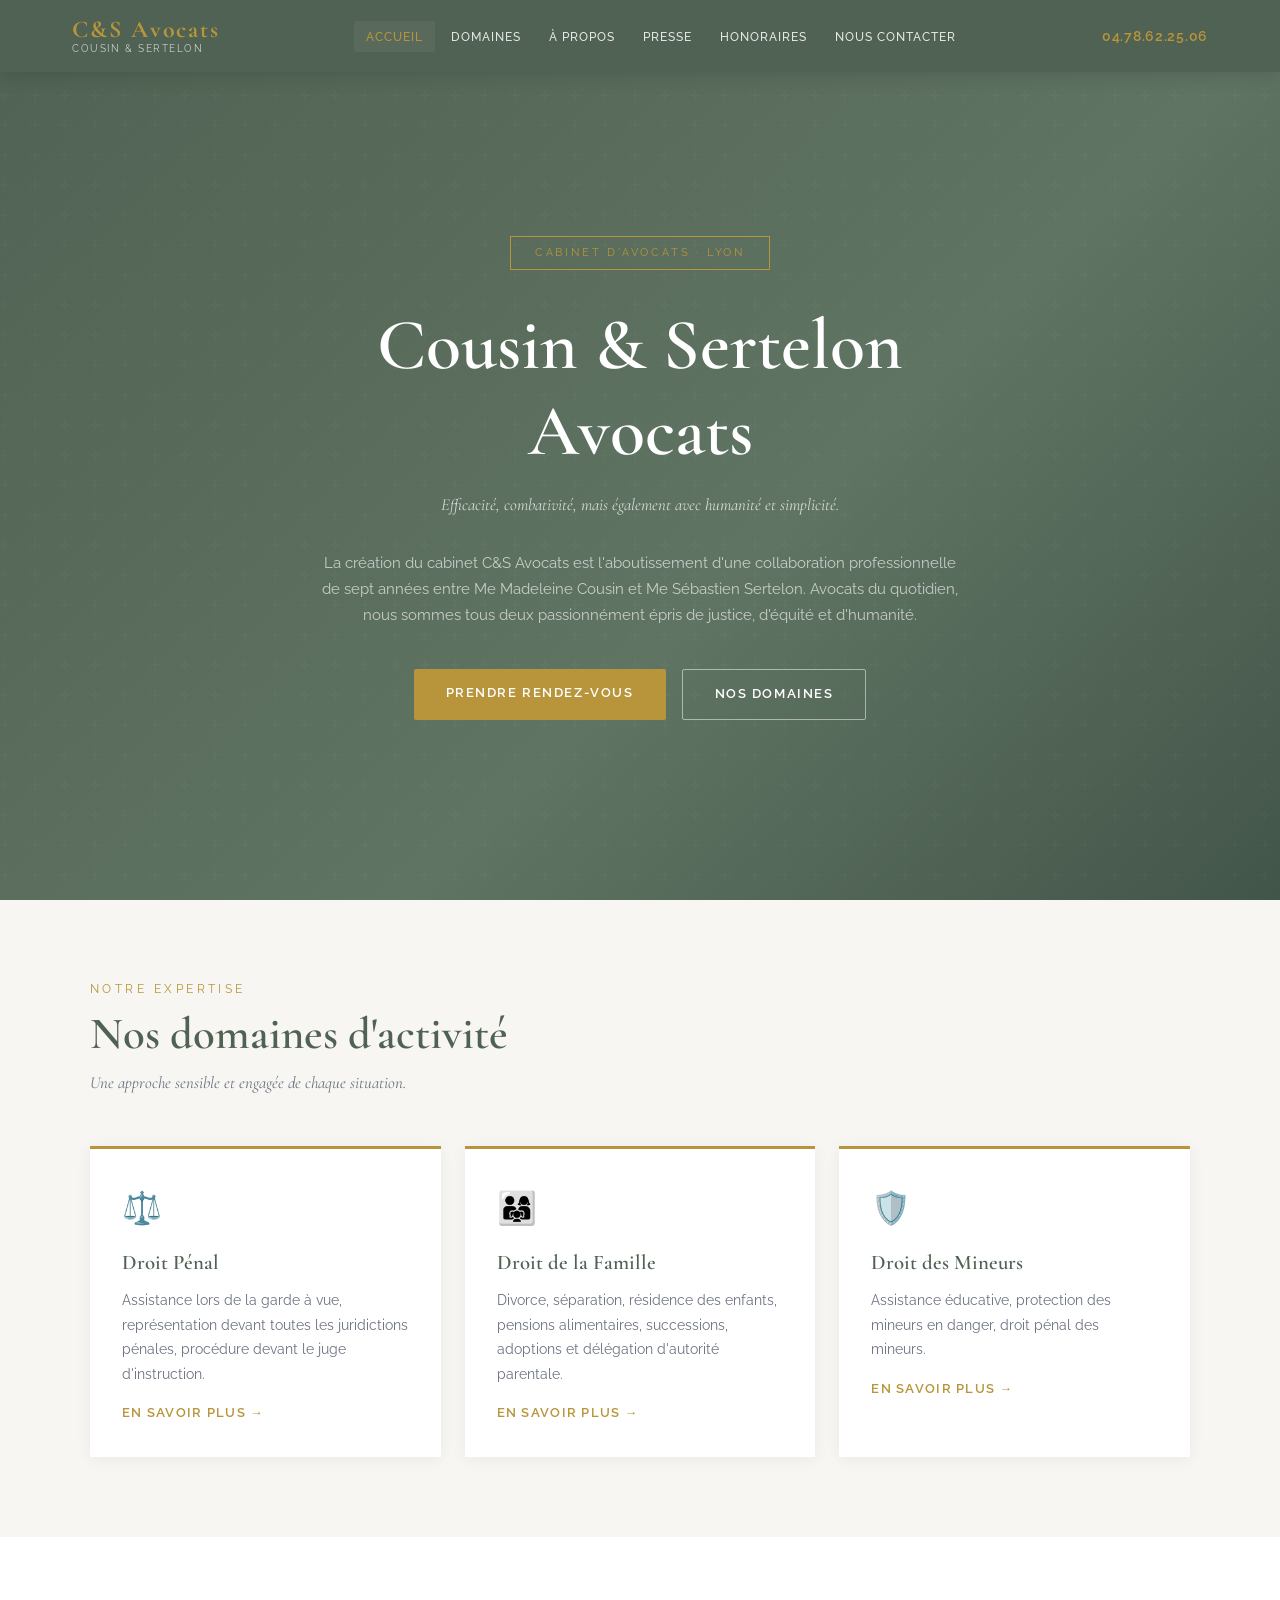
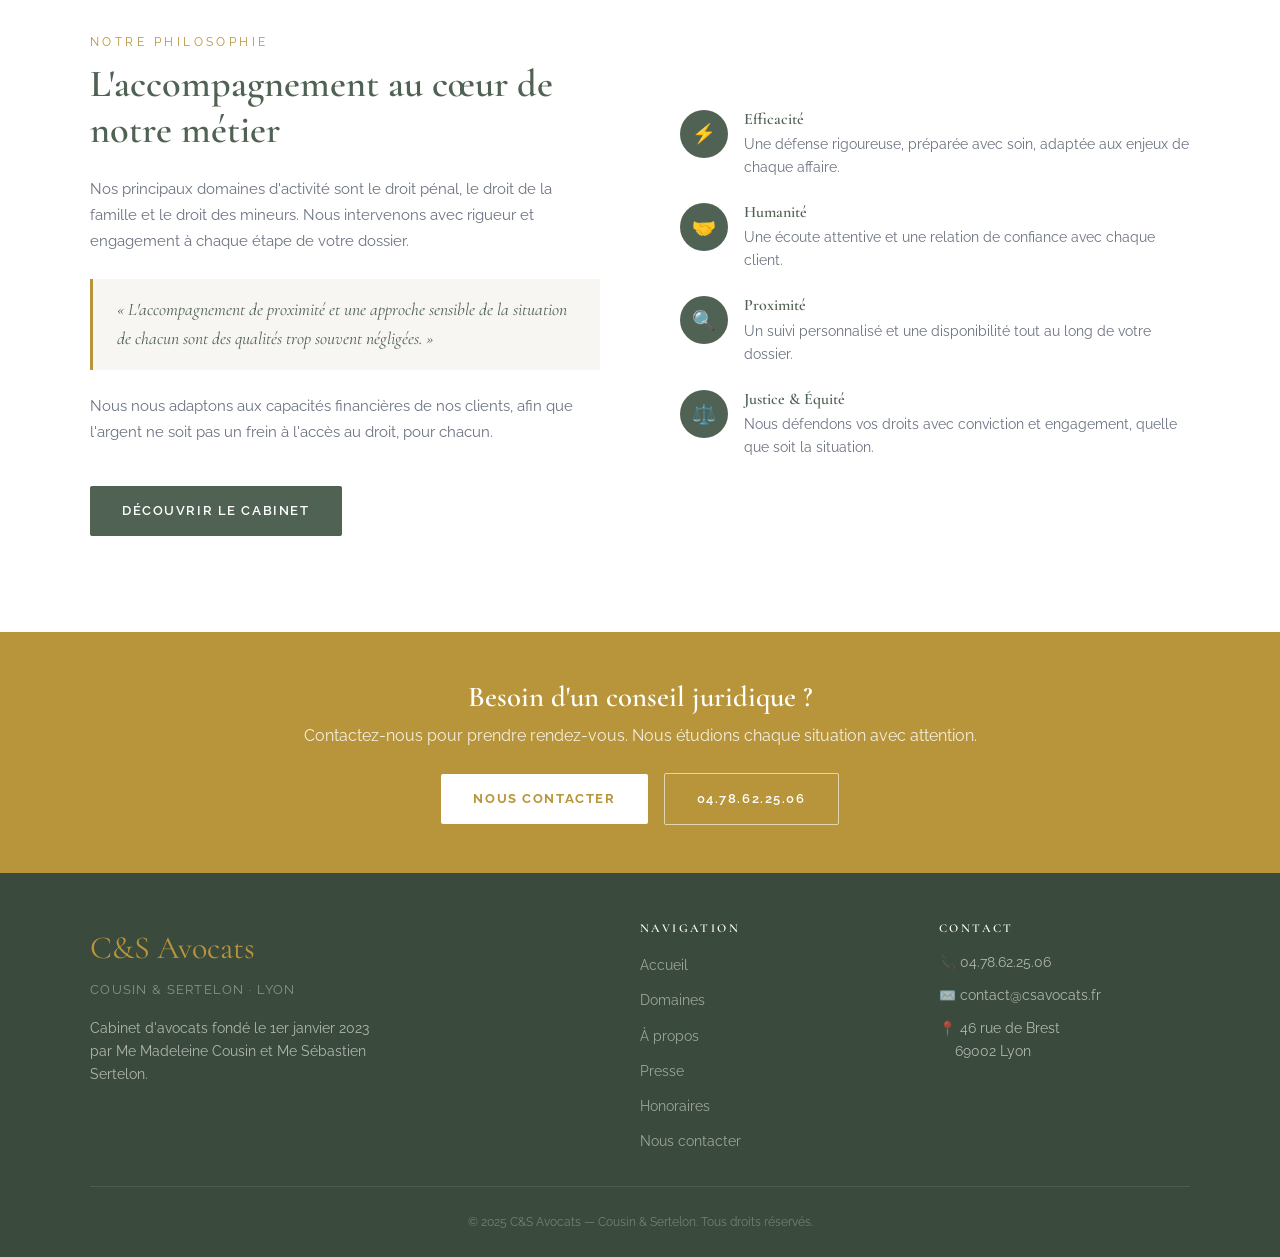
<file: index.html>
<!DOCTYPE html>
<html lang="fr">
<head>
  <meta charset="UTF-8" />
  <meta name="viewport" content="width=device-width, initial-scale=1.0" />
  <title>C&S Avocats — Cousin & Sertelon — Lyon</title>
  <meta name="description" content="Cabinet d'avocats à Lyon spécialisé en droit pénal, droit de la famille et droit des mineurs. Me Madeleine Cousin et Me Sébastien Sertelon." />
  <link rel="preconnect" href="https://fonts.googleapis.com" />
  <link href="https://fonts.googleapis.com/css2?family=Cormorant+Garamond:ital,wght@0,400;0,600;1,400&family=Raleway:wght@400;500;600;700&display=swap" rel="stylesheet" />
  <link rel="stylesheet" href="style.css" />
</head>
<body>

  <!-- NAVBAR -->
  <nav class="navbar">
    <div class="navbar-inner">
      <a href="index.html" class="navbar-logo">
        <span class="abbr">C&S Avocats</span>
        <span class="fullname">Cousin &amp; Sertelon</span>
      </a>
      <ul class="navbar-links" id="navLinks">
        <li><a href="index.html" class="active">Accueil</a></li>
        <li><a href="domaines.html">Domaines</a></li>
        <li><a href="a-propos.html">À propos</a></li>
        <li><a href="presse.html">Presse</a></li>
        <li><a href="honoraires.html">Honoraires</a></li>
        <li><a href="contact.html">Nous contacter</a></li>
      </ul>
      <a href="tel:0478622506" class="navbar-phone">04.78.62.25.06</a>
      <div class="hamburger" id="hamburger" onclick="toggleMenu()">
        <span></span><span></span><span></span>
      </div>
    </div>
  </nav>

  <!-- HERO -->
  <section class="hero">
    <div class="hero-content">
      <div class="hero-badge">Cabinet d'avocats · Lyon</div>
      <h1>Cousin &amp; Sertelon<br/>Avocats</h1>
      <p class="hero-subtitle">Efficacité, combativité, mais également avec humanité et simplicité.</p>
      <p class="hero-text">
        La création du cabinet C&amp;S Avocats est l'aboutissement d'une collaboration professionnelle
        de sept années entre Me&nbsp;Madeleine Cousin et Me&nbsp;Sébastien Sertelon.
        Avocats du quotidien, nous sommes tous deux passionnément épris de justice, d'équité et d'humanité.
      </p>
      <div class="hero-actions">
        <a href="contact.html" class="btn btn-gold">Prendre rendez-vous</a>
        <a href="domaines.html" class="btn btn-outline">Nos domaines</a>
      </div>
    </div>
  </section>

  <!-- DOMAINS STRIP -->
  <section class="domains-strip">
    <div class="section-inner">
      <span class="section-label">Notre expertise</span>
      <h2 class="section-title">Nos domaines d'activité</h2>
      <p class="section-sub">Une approche sensible et engagée de chaque situation.</p>
      <div class="domains-grid">
        <div class="domain-card">
          <div class="icon">⚖️</div>
          <h3>Droit Pénal</h3>
          <p>Assistance lors de la garde à vue, représentation devant toutes les juridictions pénales, procédure devant le juge d'instruction.</p>
          <a href="domaines.html#penal" class="card-link">En savoir plus →</a>
        </div>
        <div class="domain-card">
          <div class="icon">👨‍👩‍👧</div>
          <h3>Droit de la Famille</h3>
          <p>Divorce, séparation, résidence des enfants, pensions alimentaires, successions, adoptions et délégation d'autorité parentale.</p>
          <a href="domaines.html#famille" class="card-link">En savoir plus →</a>
        </div>
        <div class="domain-card">
          <div class="icon">🛡️</div>
          <h3>Droit des Mineurs</h3>
          <p>Assistance éducative, protection des mineurs en danger, droit pénal des mineurs.</p>
          <a href="domaines.html#mineurs" class="card-link">En savoir plus →</a>
        </div>
      </div>
    </div>
  </section>

  <!-- INTRO -->
  <section class="intro-section">
    <div class="intro-inner">
      <div class="intro-text">
        <span class="section-label">Notre philosophie</span>
        <h2>L'accompagnement au cœur de notre métier</h2>
        <p>
          Nos principaux domaines d'activité sont le droit pénal, le droit de la famille et le droit des mineurs.
          Nous intervenons avec rigueur et engagement à chaque étape de votre dossier.
        </p>
        <blockquote class="intro-quote">
          « L'accompagnement de proximité et une approche sensible de la situation de chacun
          sont des qualités trop souvent négligées. »
        </blockquote>
        <p>
          Nous nous adaptons aux capacités financières de nos clients, afin que l'argent ne soit pas
          un frein à l'accès au droit, pour chacun.
        </p>
        <a href="a-propos.html" class="btn btn-navy" style="margin-top:1.5rem">Découvrir le cabinet</a>
      </div>
      <div class="intro-values">
        <div class="value-item">
          <div class="value-icon">⚡</div>
          <div>
            <h4>Efficacité</h4>
            <p>Une défense rigoureuse, préparée avec soin, adaptée aux enjeux de chaque affaire.</p>
          </div>
        </div>
        <div class="value-item">
          <div class="value-icon">🤝</div>
          <div>
            <h4>Humanité</h4>
            <p>Une écoute attentive et une relation de confiance avec chaque client.</p>
          </div>
        </div>
        <div class="value-item">
          <div class="value-icon">🔍</div>
          <div>
            <h4>Proximité</h4>
            <p>Un suivi personnalisé et une disponibilité tout au long de votre dossier.</p>
          </div>
        </div>
        <div class="value-item">
          <div class="value-icon">⚖️</div>
          <div>
            <h4>Justice &amp; Équité</h4>
            <p>Nous défendons vos droits avec conviction et engagement, quelle que soit la situation.</p>
          </div>
        </div>
      </div>
    </div>
  </section>

  <!-- CTA BAND -->
  <section class="cta-band">
    <h2>Besoin d'un conseil juridique ?</h2>
    <p>Contactez-nous pour prendre rendez-vous. Nous étudions chaque situation avec attention.</p>
    <a href="contact.html" class="btn btn-white">Nous contacter</a>
    &nbsp;&nbsp;
    <a href="tel:0478622506" class="btn btn-outline" style="border-color:rgba(255,255,255,0.6);color:#fff;">04.78.62.25.06</a>
  </section>

  <!-- FOOTER -->
  <footer>
    <div class="footer-inner">
      <div class="footer-top">
        <div class="footer-brand">
          <span class="abbr">C&S Avocats</span>
          <span class="tagline">Cousin &amp; Sertelon · Lyon</span>
          <p>Cabinet d'avocats fondé le 1er janvier 2023 par Me Madeleine Cousin et Me Sébastien Sertelon.</p>
        </div>
        <div>
          <h4>Navigation</h4>
          <ul class="footer-links">
            <li><a href="index.html">Accueil</a></li>
            <li><a href="domaines.html">Domaines</a></li>
            <li><a href="a-propos.html">À propos</a></li>
            <li><a href="presse.html">Presse</a></li>
            <li><a href="honoraires.html">Honoraires</a></li>
            <li><a href="contact.html">Nous contacter</a></li>
          </ul>
        </div>
        <div>
          <h4>Contact</h4>
          <ul class="footer-contact-list">
            <li>📞 <a href="tel:0478622506">04.78.62.25.06</a></li>
            <li>✉️ <a href="mailto:contact@csavocats.fr">contact@csavocats.fr</a></li>
            <li>📍 46 rue de Brest<br/>&nbsp;&nbsp;&nbsp;&nbsp;69002 Lyon</li>
          </ul>
        </div>
      </div>
      <div class="footer-bottom">
        <p>&copy; 2025 C&S Avocats — Cousin &amp; Sertelon. Tous droits réservés.</p>
      </div>
    </div>
  </footer>

  <script>
    function toggleMenu() {
      document.getElementById('navLinks').classList.toggle('open');
    }
  </script>
</body>
</html>
</file>
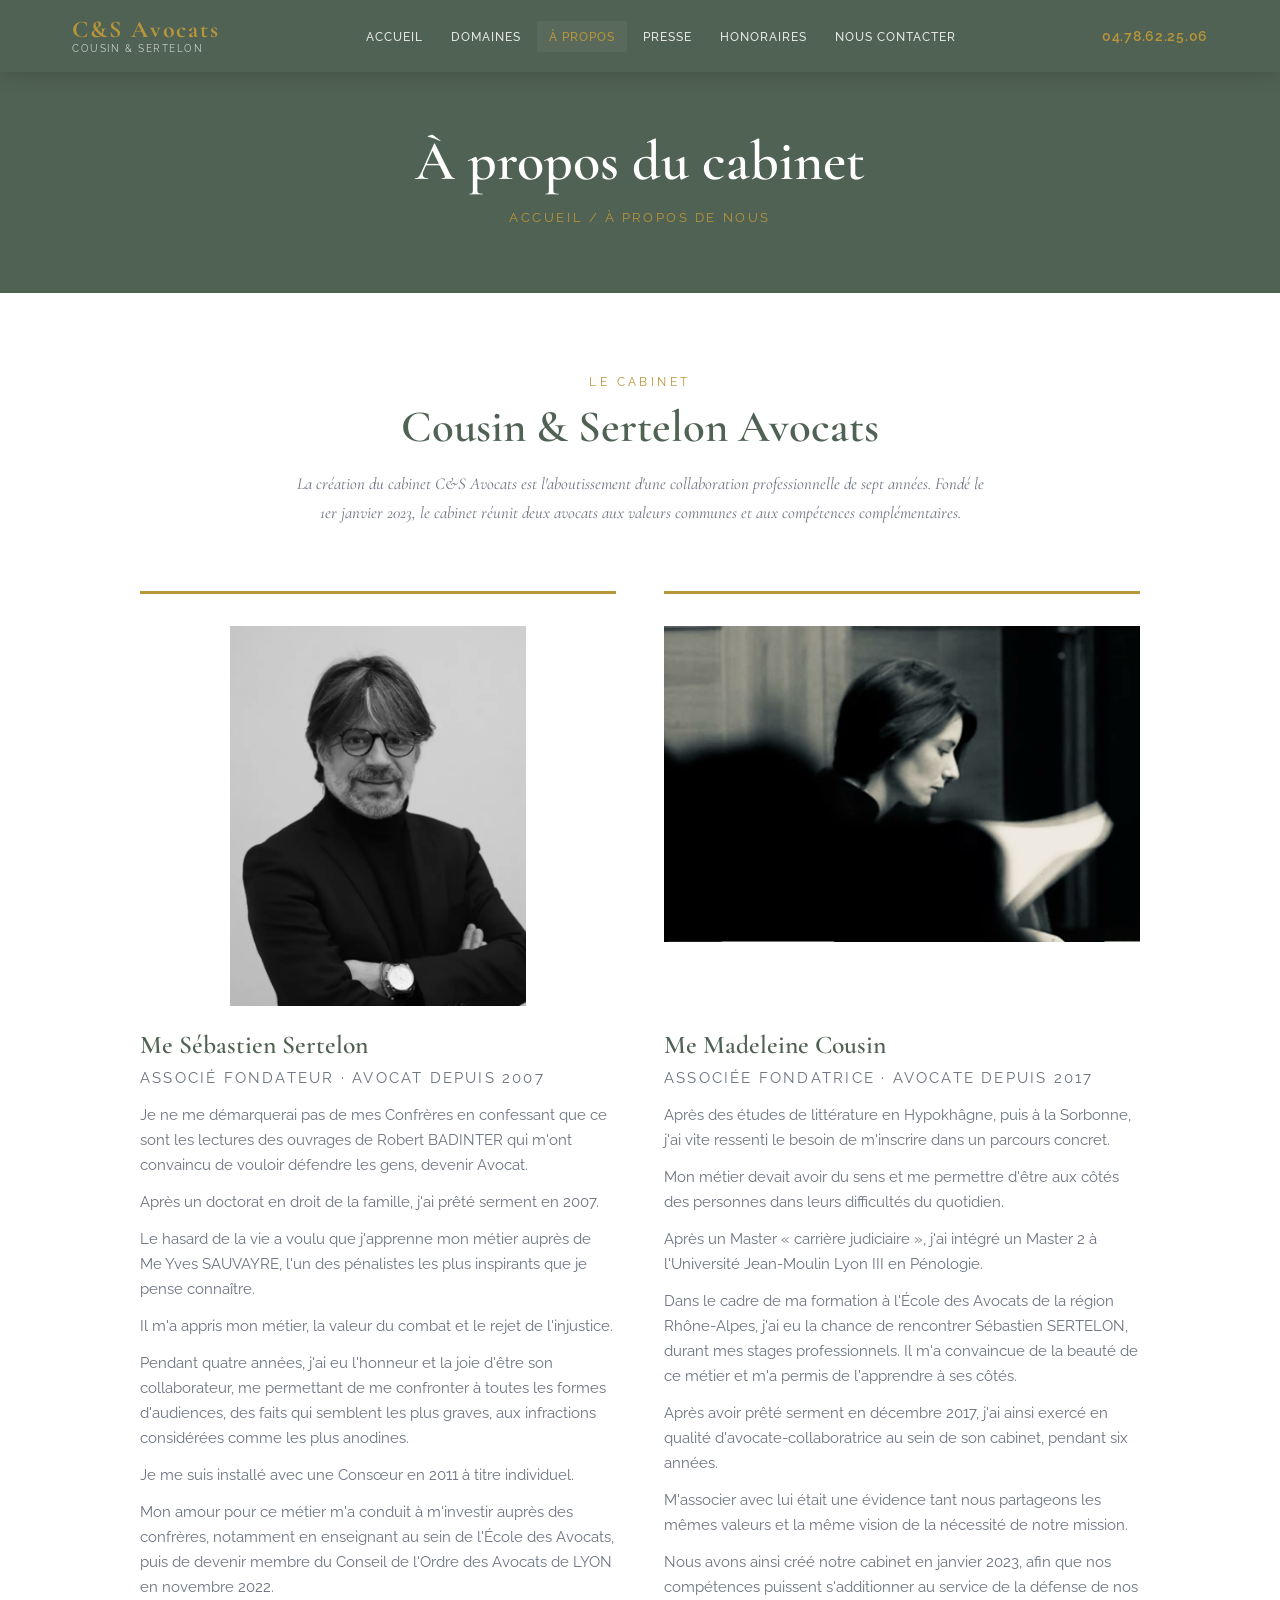
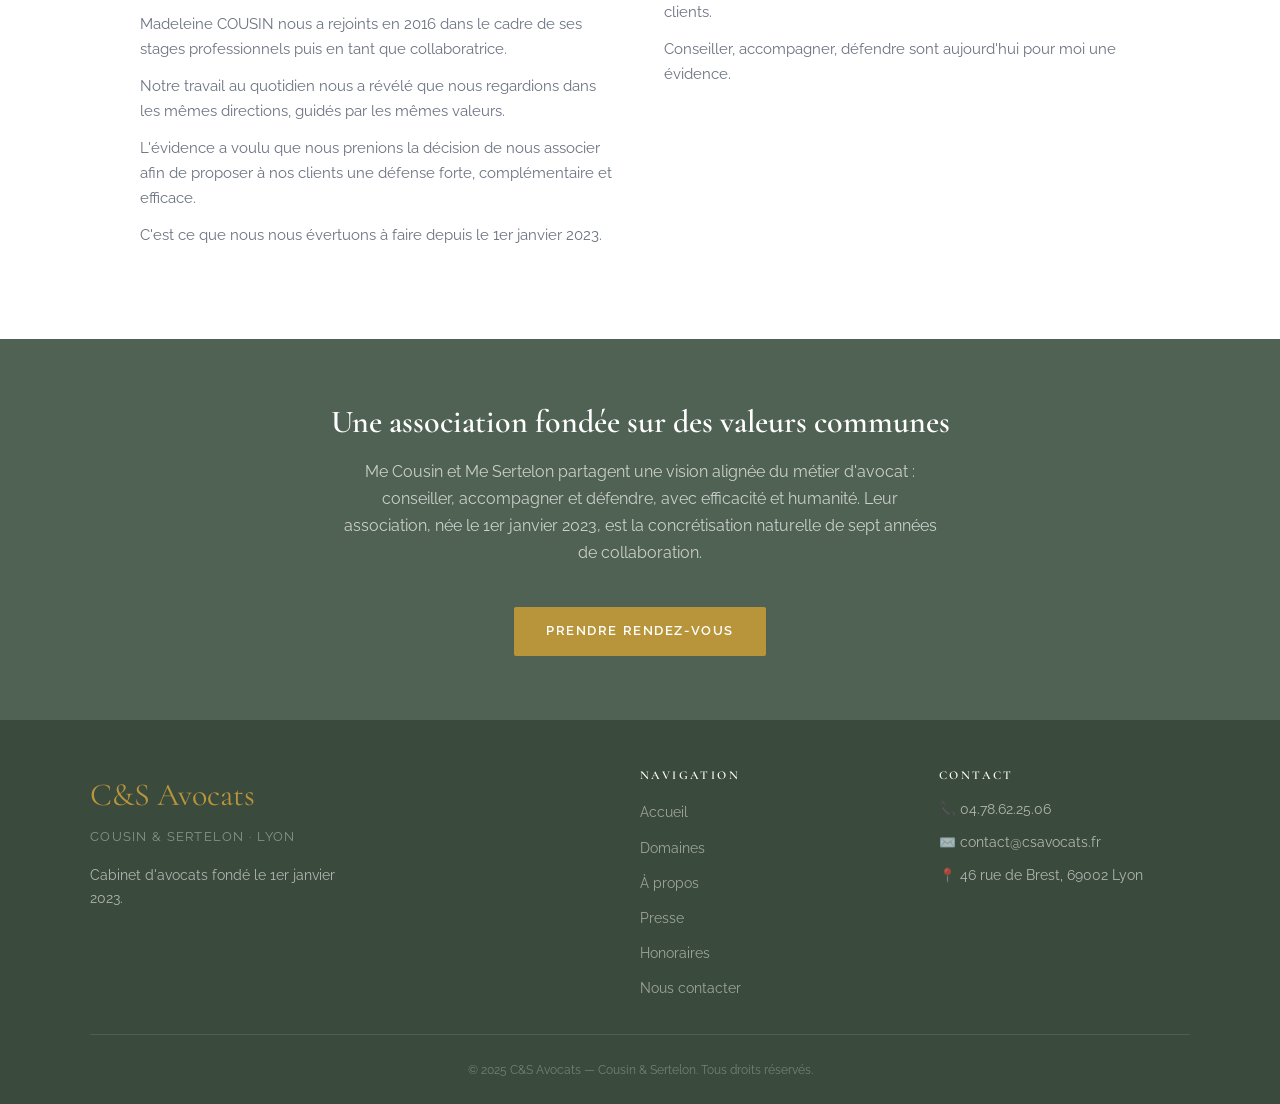
<file: a-propos.html>
<!DOCTYPE html>
<html lang="fr">
<head>
  <meta charset="UTF-8" />
  <meta name="viewport" content="width=device-width, initial-scale=1.0" />
  <title>À propos — C&S Avocats Lyon</title>
  <meta name="description" content="Me Madeleine Cousin et Me Sébastien Sertelon, avocats associés à Lyon depuis 2023." />
  <link rel="preconnect" href="https://fonts.googleapis.com" />
  <link href="https://fonts.googleapis.com/css2?family=Cormorant+Garamond:ital,wght@0,400;0,600;1,400&family=Raleway:wght@400;500;600;700&display=swap" rel="stylesheet" />
  <link rel="stylesheet" href="style.css" />
</head>
<body>

  <nav class="navbar">
    <div class="navbar-inner">
      <a href="index.html" class="navbar-logo">
        <span class="abbr">C&S Avocats</span>
        <span class="fullname">Cousin &amp; Sertelon</span>
      </a>
      <ul class="navbar-links" id="navLinks">
        <li><a href="index.html">Accueil</a></li>
        <li><a href="domaines.html">Domaines</a></li>
        <li><a href="a-propos.html" class="active">À propos</a></li>
        <li><a href="presse.html">Presse</a></li>
        <li><a href="honoraires.html">Honoraires</a></li>
        <li><a href="contact.html">Nous contacter</a></li>
      </ul>
      <a href="tel:0478622506" class="navbar-phone">04.78.62.25.06</a>
      <div class="hamburger" id="hamburger" onclick="toggleMenu()">
        <span></span><span></span><span></span>
      </div>
    </div>
  </nav>

  <section class="page-hero">
    <h1>À propos du cabinet</h1>
    <p class="breadcrumb">Accueil / À propos de nous</p>
  </section>

  <section class="about-section">
    <div class="about-inner">

      <div class="about-intro">
        <span class="section-label">Le cabinet</span>
        <h2 class="section-title" style="margin-bottom:1rem">Cousin &amp; Sertelon Avocats</h2>
        <p>
          La création du cabinet C&amp;S Avocats est l'aboutissement d'une collaboration professionnelle
          de sept années. Fondé le 1er janvier 2023, le cabinet réunit deux avocats aux valeurs communes
          et aux compétences complémentaires.
        </p>
      </div>

      <div class="attorney-grid">

        <div class="attorney-card">
          <div class="attorney-photo"><img src="Images/PhotoSertos.webp" alt="Me Sébastien Sertelon" /></div>
          <h2>Me Sébastien Sertelon</h2>
          <p class="attorney-title">Associé fondateur · Avocat depuis 2007</p>
          <p>Je ne me démarquerai pas de mes Confrères en confessant que ce sont les lectures des ouvrages de Robert BADINTER qui m'ont convaincu de vouloir défendre les gens, devenir Avocat.</p>
          <p>Après un doctorat en droit de la famille, j'ai prêté serment en 2007.</p>
          <p>Le hasard de la vie a voulu que j'apprenne mon métier auprès de Me Yves SAUVAYRE, l'un des pénalistes les plus inspirants que je pense connaître.</p>
          <p>Il m'a appris mon métier, la valeur du combat et le rejet de l'injustice.</p>
          <p>Pendant quatre années, j'ai eu l'honneur et la joie d'être son collaborateur, me permettant de me confronter à toutes les formes d'audiences, des faits qui semblent les plus graves, aux infractions considérées comme les plus anodines.</p>
          <p>Je me suis installé avec une Consœur en 2011 à titre individuel.</p>
          <p>Mon amour pour ce métier m'a conduit à m'investir auprès des confrères, notamment en enseignant au sein de l'École des Avocats, puis de devenir membre du Conseil de l'Ordre des Avocats de LYON en novembre 2022.</p>
          <p>Madeleine COUSIN nous a rejoints en 2016 dans le cadre de ses stages professionnels puis en tant que collaboratrice.</p>
          <p>Notre travail au quotidien nous a révélé que nous regardions dans les mêmes directions, guidés par les mêmes valeurs.</p>
          <p>L'évidence a voulu que nous prenions la décision de nous associer afin de proposer à nos clients une défense forte, complémentaire et efficace.</p>
          <p>C'est ce que nous nous évertuons à faire depuis le 1er janvier 2023.</p>
        </div>

        <div class="attorney-card">
          <div class="attorney-photo"><img src="Images/PhotoMadeleine.png" alt="Me Madeleine Cousin" /></div>
          <h2>Me Madeleine Cousin</h2>
          <p class="attorney-title">Associée fondatrice · Avocate depuis 2017</p>
          <p>Après des études de littérature en Hypokhâgne, puis à la Sorbonne, j'ai vite ressenti le besoin de m'inscrire dans un parcours concret.</p>
          <p>Mon métier devait avoir du sens et me permettre d'être aux côtés des personnes dans leurs difficultés du quotidien.</p>
          <p>Après un Master « carrière judiciaire », j'ai intégré un Master 2 à l'Université Jean-Moulin Lyon III en Pénologie.</p>
          <p>Dans le cadre de ma formation à l'École des Avocats de la région Rhône-Alpes, j'ai eu la chance de rencontrer Sébastien SERTELON, durant mes stages professionnels. Il m'a convaincue de la beauté de ce métier et m'a permis de l'apprendre à ses côtés.</p>
          <p>Après avoir prêté serment en décembre 2017, j'ai ainsi exercé en qualité d'avocate-collaboratrice au sein de son cabinet, pendant six années.</p>
          <p>M'associer avec lui était une évidence tant nous partageons les mêmes valeurs et la même vision de la nécessité de notre mission.</p>
          <p>Nous avons ainsi créé notre cabinet en janvier 2023, afin que nos compétences puissent s'additionner au service de la défense de nos clients.</p>
          <p>Conseiller, accompagner, défendre sont aujourd'hui pour moi une évidence.</p>
        </div>

      </div>

    </div>
  </section>

  <section class="partnership-section">
    <h2>Une association fondée sur des valeurs communes</h2>
    <p>
      Me Cousin et Me Sertelon partagent une vision alignée du métier d'avocat : conseiller,
      accompagner et défendre, avec efficacité et humanité. Leur association, née le 1er janvier 2023,
      est la concrétisation naturelle de sept années de collaboration.
    </p>
    <a href="contact.html" class="btn btn-gold" style="margin-top:1rem">Prendre rendez-vous</a>
  </section>

  <footer>
    <div class="footer-inner">
      <div class="footer-top">
        <div class="footer-brand">
          <span class="abbr">C&S Avocats</span>
          <span class="tagline">Cousin &amp; Sertelon · Lyon</span>
          <p>Cabinet d'avocats fondé le 1er janvier 2023.</p>
        </div>
        <div>
          <h4>Navigation</h4>
          <ul class="footer-links">
            <li><a href="index.html">Accueil</a></li>
            <li><a href="domaines.html">Domaines</a></li>
            <li><a href="a-propos.html">À propos</a></li>
            <li><a href="presse.html">Presse</a></li>
            <li><a href="honoraires.html">Honoraires</a></li>
            <li><a href="contact.html">Nous contacter</a></li>
          </ul>
        </div>
        <div>
          <h4>Contact</h4>
          <ul class="footer-contact-list">
            <li>📞 <a href="tel:0478622506">04.78.62.25.06</a></li>
            <li>✉️ <a href="mailto:contact@csavocats.fr">contact@csavocats.fr</a></li>
            <li>📍 46 rue de Brest, 69002 Lyon</li>
          </ul>
        </div>
      </div>
      <div class="footer-bottom">
        <p>&copy; 2025 C&S Avocats — Cousin &amp; Sertelon. Tous droits réservés.</p>
      </div>
    </div>
  </footer>

  <script>
    function toggleMenu() {
      document.getElementById('navLinks').classList.toggle('open');
    }
  </script>
</body>
</html>
</file>
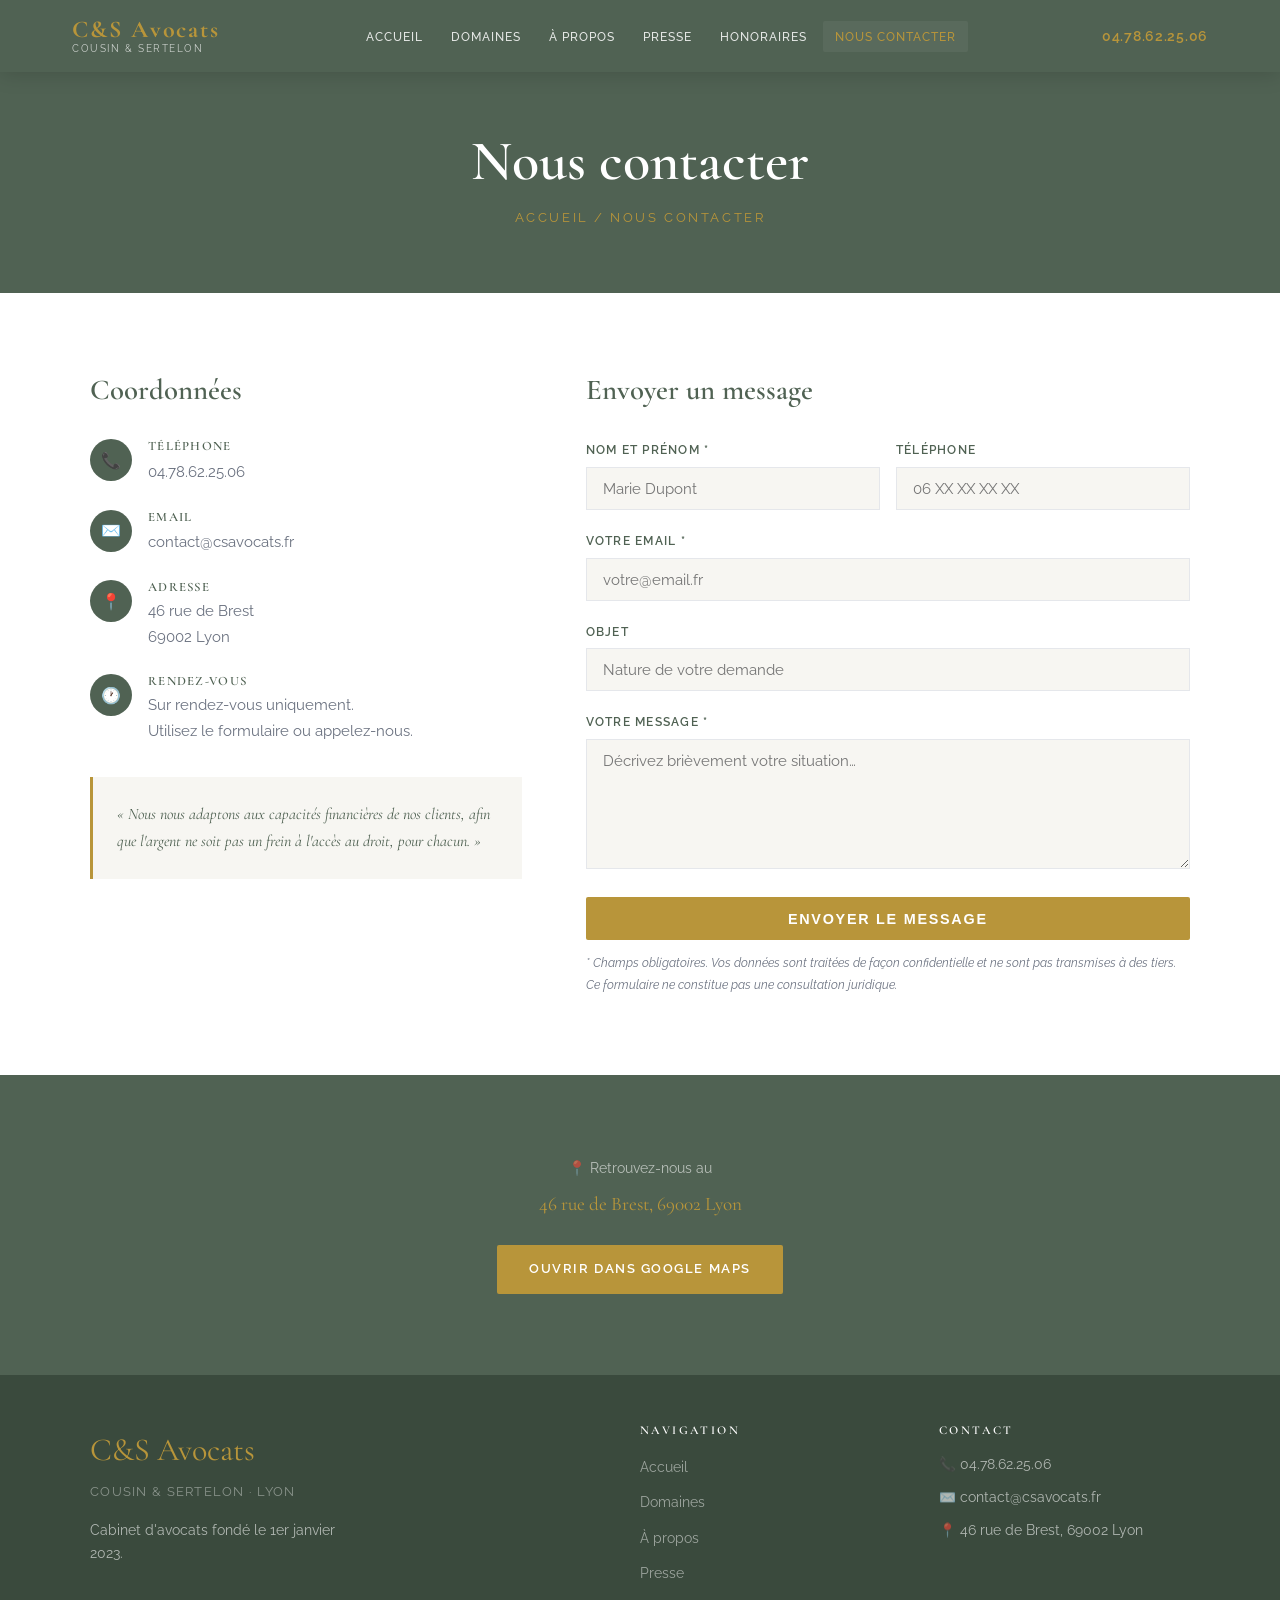
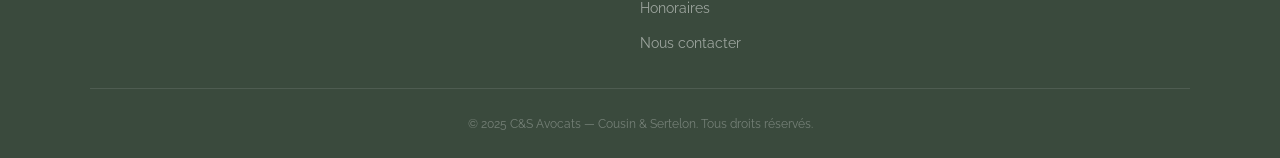
<file: contact.html>
<!DOCTYPE html>
<html lang="fr">
<head>
  <meta charset="UTF-8" />
  <meta name="viewport" content="width=device-width, initial-scale=1.0" />
  <title>Nous contacter — C&S Avocats Lyon</title>
  <meta name="description" content="Contactez le cabinet C&S Avocats à Lyon. 46 rue de Brest 69002 Lyon. Tél : 04.78.62.25.06." />
  <link rel="preconnect" href="https://fonts.googleapis.com" />
  <link href="https://fonts.googleapis.com/css2?family=Cormorant+Garamond:ital,wght@0,400;0,600;1,400&family=Raleway:wght@400;500;600;700&display=swap" rel="stylesheet" />
  <link rel="stylesheet" href="style.css" />
</head>
<body>

  <nav class="navbar">
    <div class="navbar-inner">
      <a href="index.html" class="navbar-logo">
        <span class="abbr">C&S Avocats</span>
        <span class="fullname">Cousin &amp; Sertelon</span>
      </a>
      <ul class="navbar-links" id="navLinks">
        <li><a href="index.html">Accueil</a></li>
        <li><a href="domaines.html">Domaines</a></li>
        <li><a href="a-propos.html">À propos</a></li>
        <li><a href="presse.html">Presse</a></li>
        <li><a href="honoraires.html">Honoraires</a></li>
        <li><a href="contact.html" class="active">Nous contacter</a></li>
      </ul>
      <a href="tel:0478622506" class="navbar-phone">04.78.62.25.06</a>
      <div class="hamburger" id="hamburger" onclick="toggleMenu()">
        <span></span><span></span><span></span>
      </div>
    </div>
  </nav>

  <section class="page-hero">
    <h1>Nous contacter</h1>
    <p class="breadcrumb">Accueil / Nous contacter</p>
  </section>

  <section class="contact-section">
    <div class="contact-inner">

      <div class="contact-info">
        <h2>Coordonnées</h2>

        <div class="contact-item">
          <div class="ci-icon">📞</div>
          <div>
            <h4>Téléphone</h4>
            <a href="tel:0478622506">04.78.62.25.06</a>
          </div>
        </div>

        <div class="contact-item">
          <div class="ci-icon">✉️</div>
          <div>
            <h4>Email</h4>
            <a href="mailto:contact@csavocats.fr">contact@csavocats.fr</a>
          </div>
        </div>

        <div class="contact-item">
          <div class="ci-icon">📍</div>
          <div>
            <h4>Adresse</h4>
            <p>46 rue de Brest<br/>69002 Lyon</p>
          </div>
        </div>

        <div class="contact-item">
          <div class="ci-icon">🕐</div>
          <div>
            <h4>Rendez-vous</h4>
            <p>Sur rendez-vous uniquement.<br/>Utilisez le formulaire ou appelez-nous.</p>
          </div>
        </div>

        <div style="margin-top:2rem;padding:1.5rem;background:var(--off-white);border-left:3px solid var(--gold);">
          <p style="font-family:var(--font-serif);font-style:italic;color:var(--navy);font-size:1rem;">
            « Nous nous adaptons aux capacités financières de nos clients, afin que l'argent
            ne soit pas un frein à l'accès au droit, pour chacun. »
          </p>
        </div>
      </div>

      <div class="contact-form-wrap">
        <h2>Envoyer un message</h2>
        <form
          action="https://formspree.io/f/xojzdpnn"
          method="POST"
          onsubmit="handleSubmit(event)"
        >
          <div class="form-row">
            <div class="form-group">
              <label for="nom">Nom et prénom *</label>
              <input type="text" id="nom" name="nom" required placeholder="Marie Dupont" />
            </div>
            <div class="form-group">
              <label for="tel">Téléphone</label>
              <input type="tel" id="tel" name="telephone" placeholder="06 XX XX XX XX" />
            </div>
          </div>
          <div class="form-group">
            <label for="email">Votre email *</label>
            <input type="email" id="email" name="email" required placeholder="votre@email.fr" />
          </div>
          <div class="form-group">
            <label for="objet">Objet</label>
            <input type="text" id="objet" name="objet" placeholder="Nature de votre demande" />
          </div>
          <div class="form-group">
            <label for="message">Votre message *</label>
            <textarea id="message" name="message" required placeholder="Décrivez brièvement votre situation…"></textarea>
          </div>
          <button type="submit" class="btn btn-gold" style="width:100%;font-size:0.9rem;">
            Envoyer le message
          </button>
          <p class="form-note">
            * Champs obligatoires. Vos données sont traitées de façon confidentielle et ne sont
            pas transmises à des tiers. Ce formulaire ne constitue pas une consultation juridique.
          </p>
        </form>
        <div id="form-success" style="display:none;padding:1.5rem;background:#d4edda;border:1px solid #c3e6cb;color:#155724;margin-top:1rem;">
          ✅ Votre message a bien été envoyé. Nous vous répondrons dans les plus brefs délais.
        </div>
      </div>

    </div>
  </section>

  <!-- MAP PLACEHOLDER -->
  <div class="map-section">
    <p>📍 Retrouvez-nous au</p>
    <p class="addr">46 rue de Brest, 69002 Lyon</p>
    <a
      href="https://maps.google.com/?q=46+rue+de+Brest+69002+Lyon"
      target="_blank"
      rel="noopener"
      class="btn btn-gold"
      style="margin-top:1rem;font-size:0.8rem;"
    >
      Ouvrir dans Google Maps
    </a>
  </div>

  <footer>
    <div class="footer-inner">
      <div class="footer-top">
        <div class="footer-brand">
          <span class="abbr">C&S Avocats</span>
          <span class="tagline">Cousin &amp; Sertelon · Lyon</span>
          <p>Cabinet d'avocats fondé le 1er janvier 2023.</p>
        </div>
        <div>
          <h4>Navigation</h4>
          <ul class="footer-links">
            <li><a href="index.html">Accueil</a></li>
            <li><a href="domaines.html">Domaines</a></li>
            <li><a href="a-propos.html">À propos</a></li>
            <li><a href="presse.html">Presse</a></li>
            <li><a href="honoraires.html">Honoraires</a></li>
            <li><a href="contact.html">Nous contacter</a></li>
          </ul>
        </div>
        <div>
          <h4>Contact</h4>
          <ul class="footer-contact-list">
            <li>📞 <a href="tel:0478622506">04.78.62.25.06</a></li>
            <li>✉️ <a href="mailto:contact@csavocats.fr">contact@csavocats.fr</a></li>
            <li>📍 46 rue de Brest, 69002 Lyon</li>
          </ul>
        </div>
      </div>
      <div class="footer-bottom">
        <p>&copy; 2025 C&S Avocats — Cousin &amp; Sertelon. Tous droits réservés.</p>
      </div>
    </div>
  </footer>

  <script>
    function toggleMenu() {
      document.getElementById('navLinks').classList.toggle('open');
    }
    function handleSubmit(e) {
      e.preventDefault();
      const form = e.target;
      fetch(form.action, {
        method: 'POST',
        body: new FormData(form),
        headers: { 'Accept': 'application/json' }
      }).then(r => {
        if (r.ok) {
          form.style.display = 'none';
          document.getElementById('form-success').style.display = 'block';
        }
      });
    }
  </script>
</body>
</html>
</file>
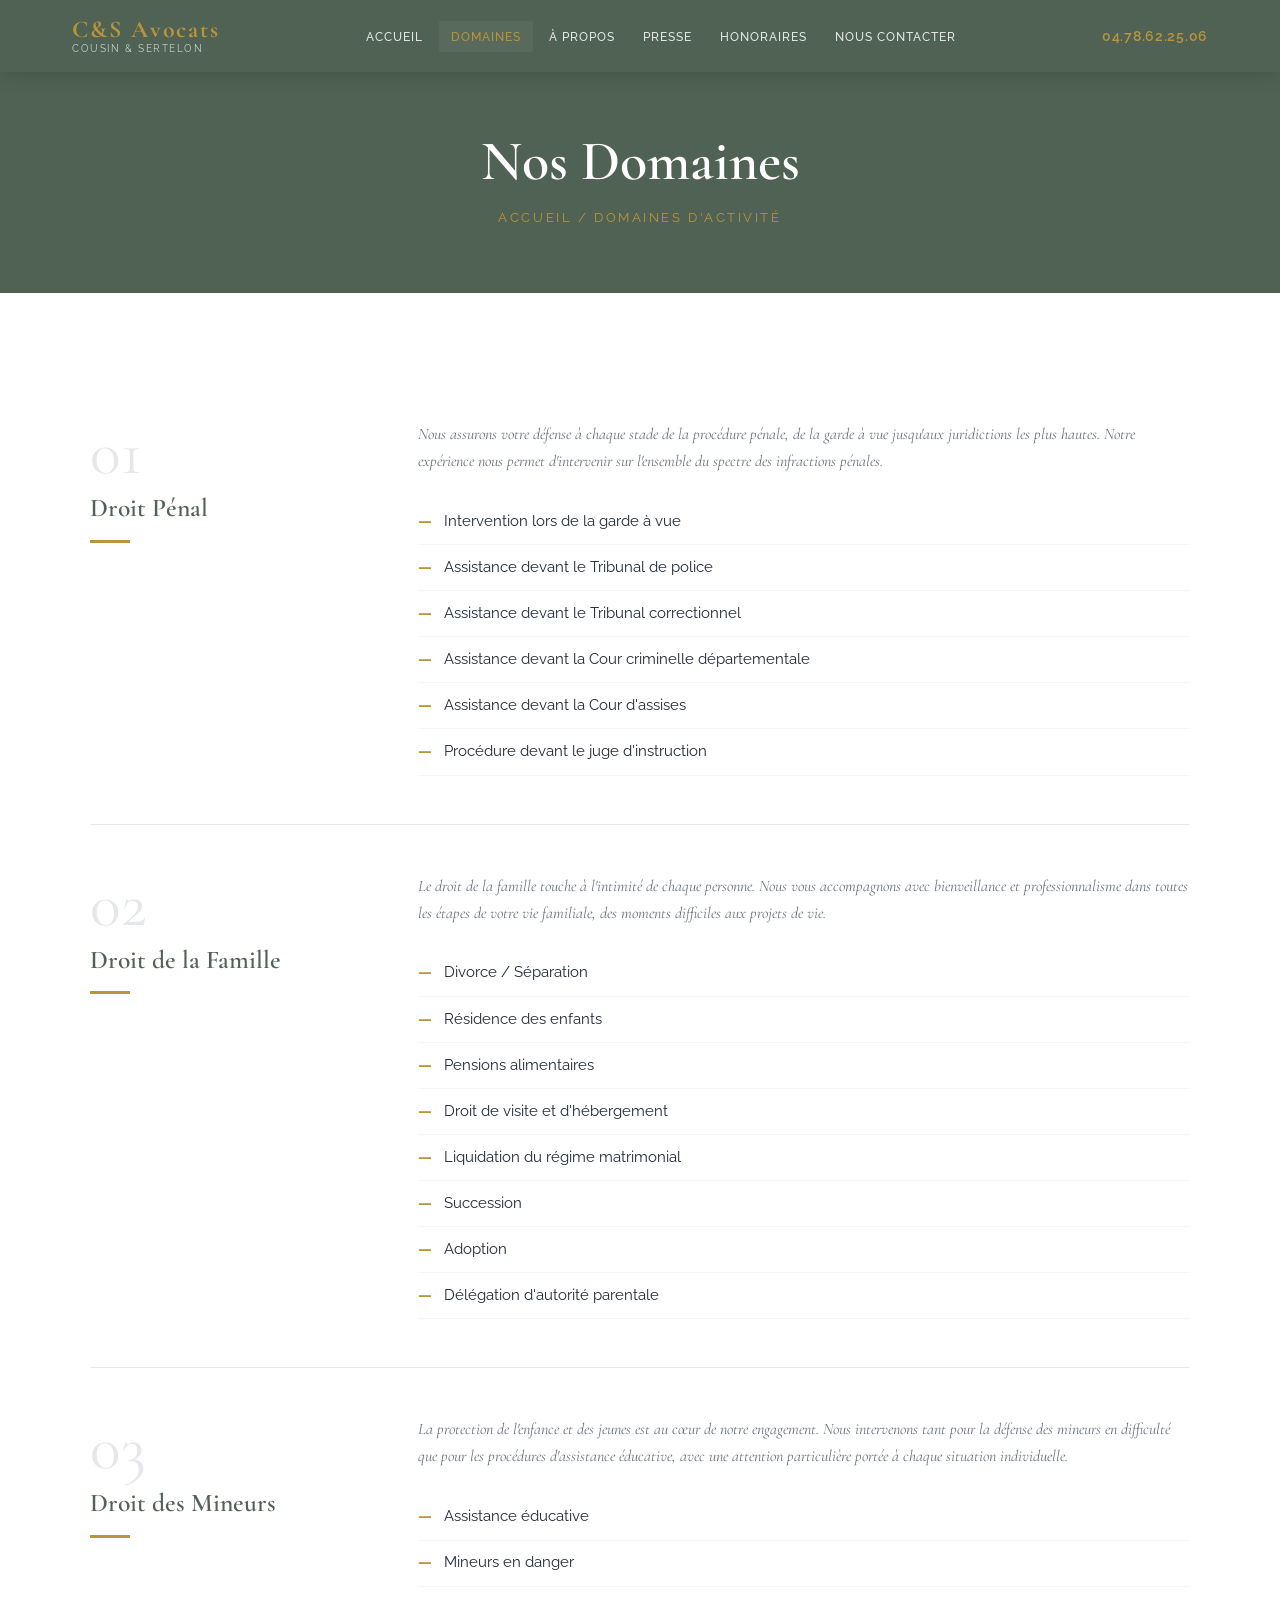
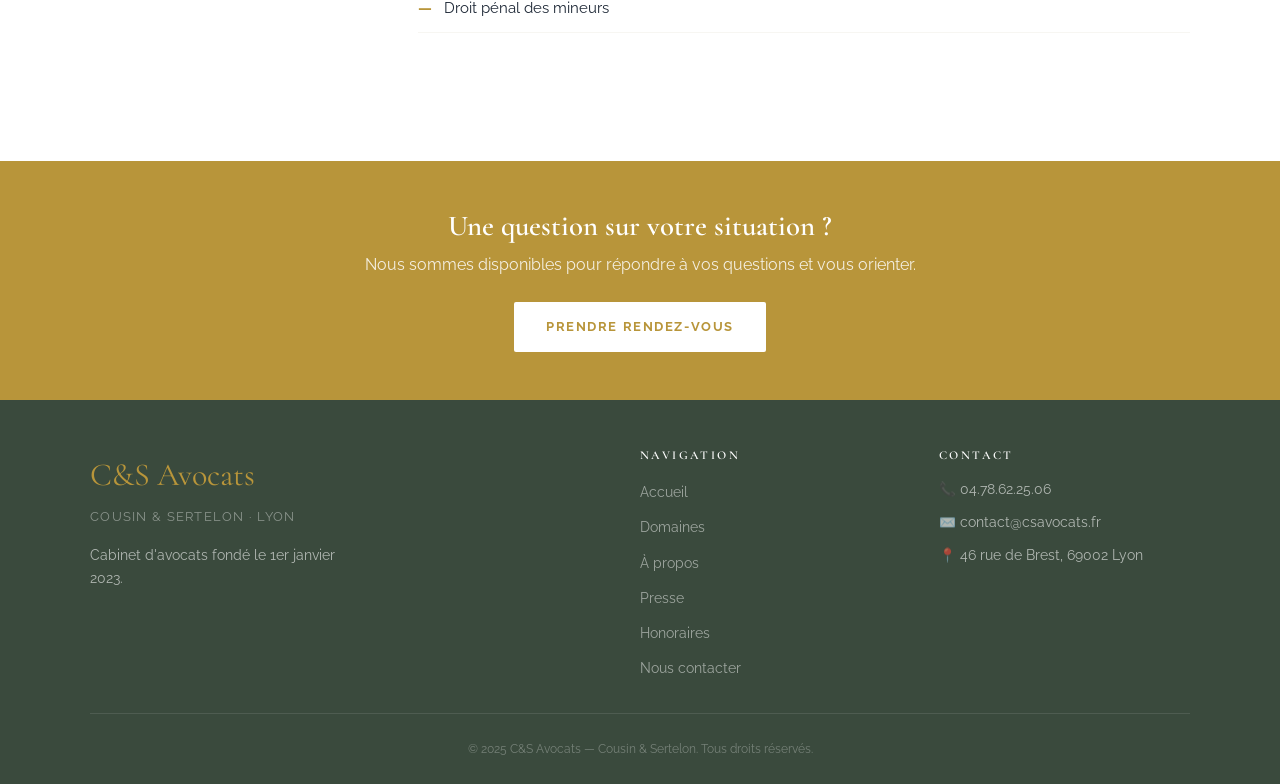
<file: domaines.html>
<!DOCTYPE html>
<html lang="fr">
<head>
  <meta charset="UTF-8" />
  <meta name="viewport" content="width=device-width, initial-scale=1.0" />
  <title>Nos domaines — C&S Avocats Lyon</title>
  <meta name="description" content="Droit pénal, droit de la famille, droit des mineurs. Les domaines d'expertise du cabinet C&S Avocats à Lyon." />
  <link rel="preconnect" href="https://fonts.googleapis.com" />
  <link href="https://fonts.googleapis.com/css2?family=Cormorant+Garamond:ital,wght@0,400;0,600;1,400&family=Raleway:wght@400;500;600;700&display=swap" rel="stylesheet" />
  <link rel="stylesheet" href="style.css" />
</head>
<body>

  <nav class="navbar">
    <div class="navbar-inner">
      <a href="index.html" class="navbar-logo">
        <span class="abbr">C&S Avocats</span>
        <span class="fullname">Cousin &amp; Sertelon</span>
      </a>
      <ul class="navbar-links" id="navLinks">
        <li><a href="index.html">Accueil</a></li>
        <li><a href="domaines.html" class="active">Domaines</a></li>
        <li><a href="a-propos.html">À propos</a></li>
        <li><a href="presse.html">Presse</a></li>
        <li><a href="honoraires.html">Honoraires</a></li>
        <li><a href="contact.html">Nous contacter</a></li>
      </ul>
      <a href="tel:0478622506" class="navbar-phone">04.78.62.25.06</a>
      <div class="hamburger" id="hamburger" onclick="toggleMenu()">
        <span></span><span></span><span></span>
      </div>
    </div>
  </nav>

  <section class="page-hero">
    <h1>Nos Domaines</h1>
    <p class="breadcrumb">Accueil / Domaines d'activité</p>
  </section>

  <section class="services-section">
    <div class="services-inner">

      <div class="service-block" id="penal">
        <div class="service-header">
          <div class="service-number">01</div>
          <h2>Droit Pénal</h2>
          <div class="gold-bar"></div>
        </div>
        <div>
          <p class="service-desc">
            Nous assurons votre défense à chaque stade de la procédure pénale, de la garde à vue jusqu'aux
            juridictions les plus hautes. Notre expérience nous permet d'intervenir sur l'ensemble
            du spectre des infractions pénales.
          </p>
          <ul class="service-list">
            <li>Intervention lors de la garde à vue</li>
            <li>Assistance devant le Tribunal de police</li>
            <li>Assistance devant le Tribunal correctionnel</li>
            <li>Assistance devant la Cour criminelle départementale</li>
            <li>Assistance devant la Cour d'assises</li>
            <li>Procédure devant le juge d'instruction</li>
          </ul>
        </div>
      </div>

      <div class="service-block" id="famille">
        <div class="service-header">
          <div class="service-number">02</div>
          <h2>Droit de la Famille</h2>
          <div class="gold-bar"></div>
        </div>
        <div>
          <p class="service-desc">
            Le droit de la famille touche à l'intimité de chaque personne. Nous vous accompagnons
            avec bienveillance et professionnalisme dans toutes les étapes de votre vie familiale,
            des moments difficiles aux projets de vie.
          </p>
          <ul class="service-list">
            <li>Divorce / Séparation</li>
            <li>Résidence des enfants</li>
            <li>Pensions alimentaires</li>
            <li>Droit de visite et d'hébergement</li>
            <li>Liquidation du régime matrimonial</li>
            <li>Succession</li>
            <li>Adoption</li>
            <li>Délégation d'autorité parentale</li>
          </ul>
        </div>
      </div>

      <div class="service-block" id="mineurs">
        <div class="service-header">
          <div class="service-number">03</div>
          <h2>Droit des Mineurs</h2>
          <div class="gold-bar"></div>
        </div>
        <div>
          <p class="service-desc">
            La protection de l'enfance et des jeunes est au cœur de notre engagement. Nous intervenons
            tant pour la défense des mineurs en difficulté que pour les procédures d'assistance éducative,
            avec une attention particulière portée à chaque situation individuelle.
          </p>
          <ul class="service-list">
            <li>Assistance éducative</li>
            <li>Mineurs en danger</li>
            <li>Droit pénal des mineurs</li>
          </ul>
        </div>
      </div>

    </div>
  </section>

  <section class="cta-band">
    <h2>Une question sur votre situation ?</h2>
    <p>Nous sommes disponibles pour répondre à vos questions et vous orienter.</p>
    <a href="contact.html" class="btn btn-white">Prendre rendez-vous</a>
  </section>

  <footer>
    <div class="footer-inner">
      <div class="footer-top">
        <div class="footer-brand">
          <span class="abbr">C&S Avocats</span>
          <span class="tagline">Cousin &amp; Sertelon · Lyon</span>
          <p>Cabinet d'avocats fondé le 1er janvier 2023.</p>
        </div>
        <div>
          <h4>Navigation</h4>
          <ul class="footer-links">
            <li><a href="index.html">Accueil</a></li>
            <li><a href="domaines.html">Domaines</a></li>
            <li><a href="a-propos.html">À propos</a></li>
            <li><a href="presse.html">Presse</a></li>
            <li><a href="honoraires.html">Honoraires</a></li>
            <li><a href="contact.html">Nous contacter</a></li>
          </ul>
        </div>
        <div>
          <h4>Contact</h4>
          <ul class="footer-contact-list">
            <li>📞 <a href="tel:0478622506">04.78.62.25.06</a></li>
            <li>✉️ <a href="mailto:contact@csavocats.fr">contact@csavocats.fr</a></li>
            <li>📍 46 rue de Brest, 69002 Lyon</li>
          </ul>
        </div>
      </div>
      <div class="footer-bottom">
        <p>&copy; 2025 C&S Avocats — Cousin &amp; Sertelon. Tous droits réservés.</p>
      </div>
    </div>
  </footer>

  <script>
    function toggleMenu() {
      document.getElementById('navLinks').classList.toggle('open');
    }
  </script>
</body>
</html>
</file>
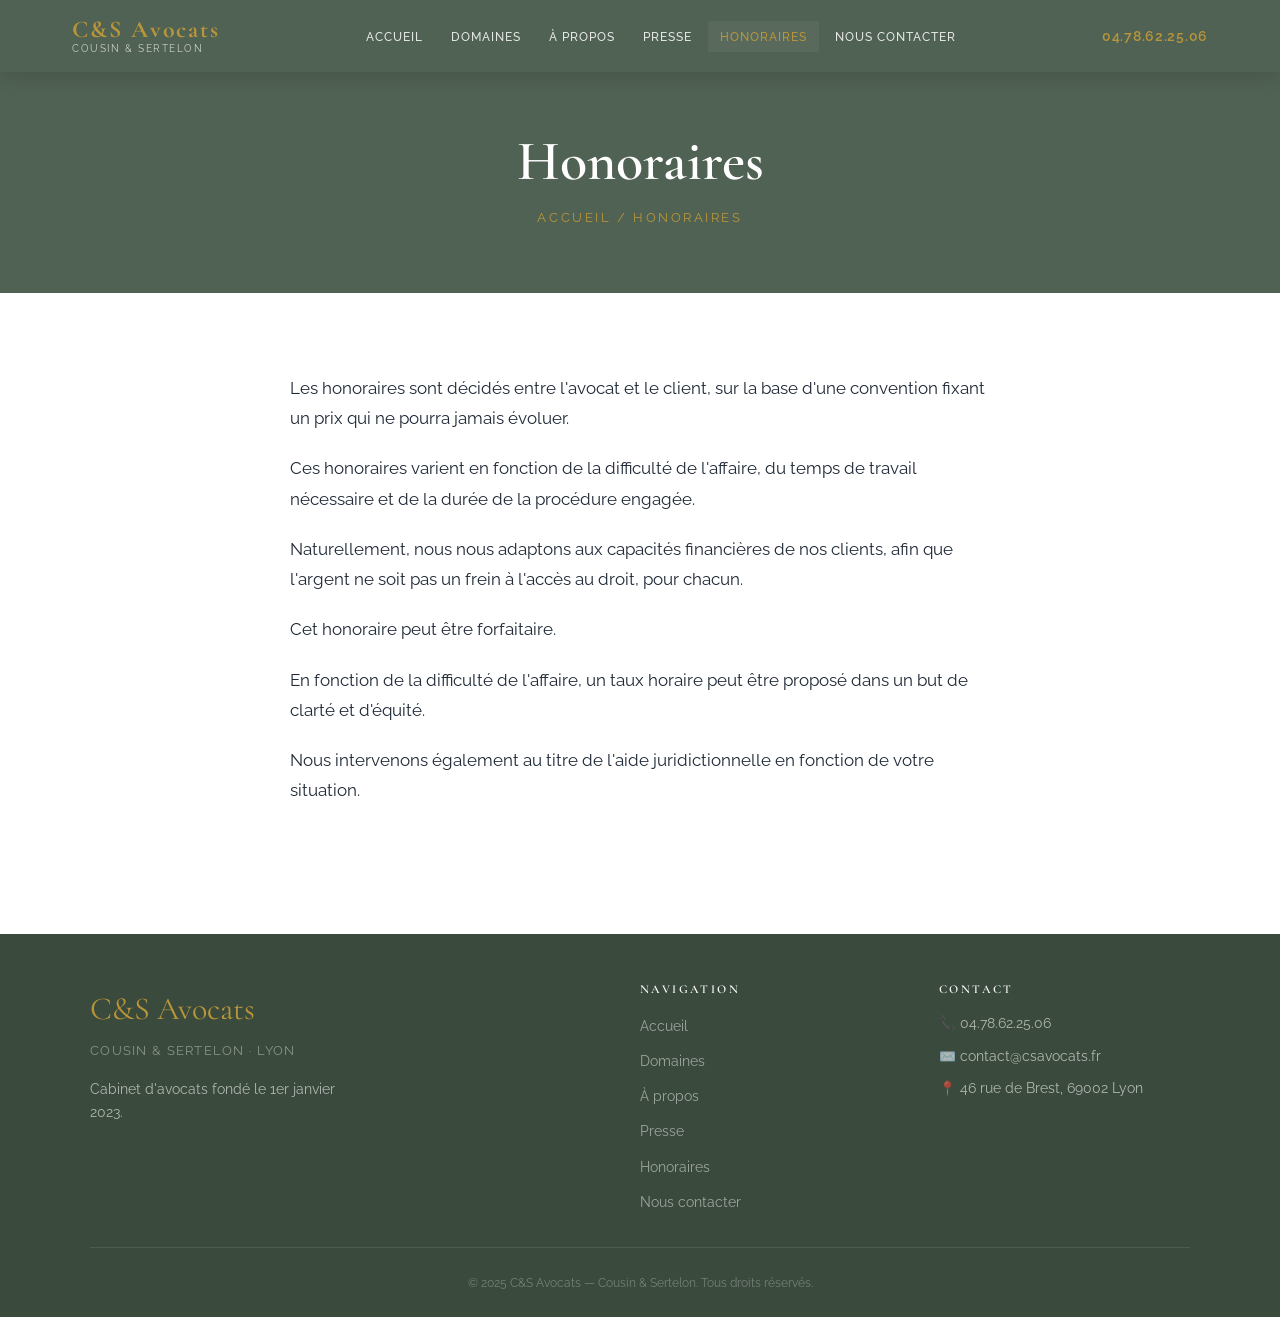
<file: honoraires.html>
<!DOCTYPE html>
<html lang="fr">
<head>
  <meta charset="UTF-8" />
  <meta name="viewport" content="width=device-width, initial-scale=1.0" />
  <title>Honoraires — C&S Avocats Lyon</title>
  <meta name="description" content="Politique tarifaire du cabinet C&S Avocats. Honoraires fixés par convention, forfait ou taux horaire. Aide juridictionnelle acceptée." />
  <link rel="preconnect" href="https://fonts.googleapis.com" />
  <link href="https://fonts.googleapis.com/css2?family=Cormorant+Garamond:ital,wght@0,400;0,600;1,400&family=Raleway:wght@400;500;600;700&display=swap" rel="stylesheet" />
  <link rel="stylesheet" href="style.css" />
</head>
<body>

  <nav class="navbar">
    <div class="navbar-inner">
      <a href="index.html" class="navbar-logo">
        <span class="abbr">C&S Avocats</span>
        <span class="fullname">Cousin &amp; Sertelon</span>
      </a>
      <ul class="navbar-links" id="navLinks">
        <li><a href="index.html">Accueil</a></li>
        <li><a href="domaines.html">Domaines</a></li>
        <li><a href="a-propos.html">À propos</a></li>
        <li><a href="presse.html">Presse</a></li>
        <li><a href="honoraires.html" class="active">Honoraires</a></li>
        <li><a href="contact.html">Nous contacter</a></li>
      </ul>
      <a href="tel:0478622506" class="navbar-phone">04.78.62.25.06</a>
      <div class="hamburger" id="hamburger" onclick="toggleMenu()">
        <span></span><span></span><span></span>
      </div>
    </div>
  </nav>

  <section class="page-hero">
    <h1>Honoraires</h1>
    <p class="breadcrumb">Accueil / Honoraires</p>
  </section>

  <section class="pricing-section">
    <div class="pricing-inner">
      <div class="pricing-intro">
        <p>Les honoraires sont décidés entre l'avocat et le client, sur la base d'une convention fixant un prix qui ne pourra jamais évoluer.</p>
        <p>Ces honoraires varient en fonction de la difficulté de l'affaire, du temps de travail nécessaire et de la durée de la procédure engagée.</p>
        <p>Naturellement, nous nous adaptons aux capacités financières de nos clients, afin que l'argent ne soit pas un frein à l'accès au droit, pour chacun.</p>
        <p>Cet honoraire peut être forfaitaire.</p>
        <p>En fonction de la difficulté de l'affaire, un taux horaire peut être proposé dans un but de clarté et d'équité.</p>
        <p>Nous intervenons également au titre de l'aide juridictionnelle en fonction de votre situation.</p>
      </div>
    </div>
  </section>

  <footer>
    <div class="footer-inner">
      <div class="footer-top">
        <div class="footer-brand">
          <span class="abbr">C&S Avocats</span>
          <span class="tagline">Cousin &amp; Sertelon · Lyon</span>
          <p>Cabinet d'avocats fondé le 1er janvier 2023.</p>
        </div>
        <div>
          <h4>Navigation</h4>
          <ul class="footer-links">
            <li><a href="index.html">Accueil</a></li>
            <li><a href="domaines.html">Domaines</a></li>
            <li><a href="a-propos.html">À propos</a></li>
            <li><a href="presse.html">Presse</a></li>
            <li><a href="honoraires.html">Honoraires</a></li>
            <li><a href="contact.html">Nous contacter</a></li>
          </ul>
        </div>
        <div>
          <h4>Contact</h4>
          <ul class="footer-contact-list">
            <li>📞 <a href="tel:0478622506">04.78.62.25.06</a></li>
            <li>✉️ <a href="mailto:contact@csavocats.fr">contact@csavocats.fr</a></li>
            <li>📍 46 rue de Brest, 69002 Lyon</li>
          </ul>
        </div>
      </div>
      <div class="footer-bottom">
        <p>&copy; 2025 C&S Avocats — Cousin &amp; Sertelon. Tous droits réservés.</p>
      </div>
    </div>
  </footer>

  <script>
    function toggleMenu() {
      document.getElementById('navLinks').classList.toggle('open');
    }
  </script>
</body>
</html>
</file>
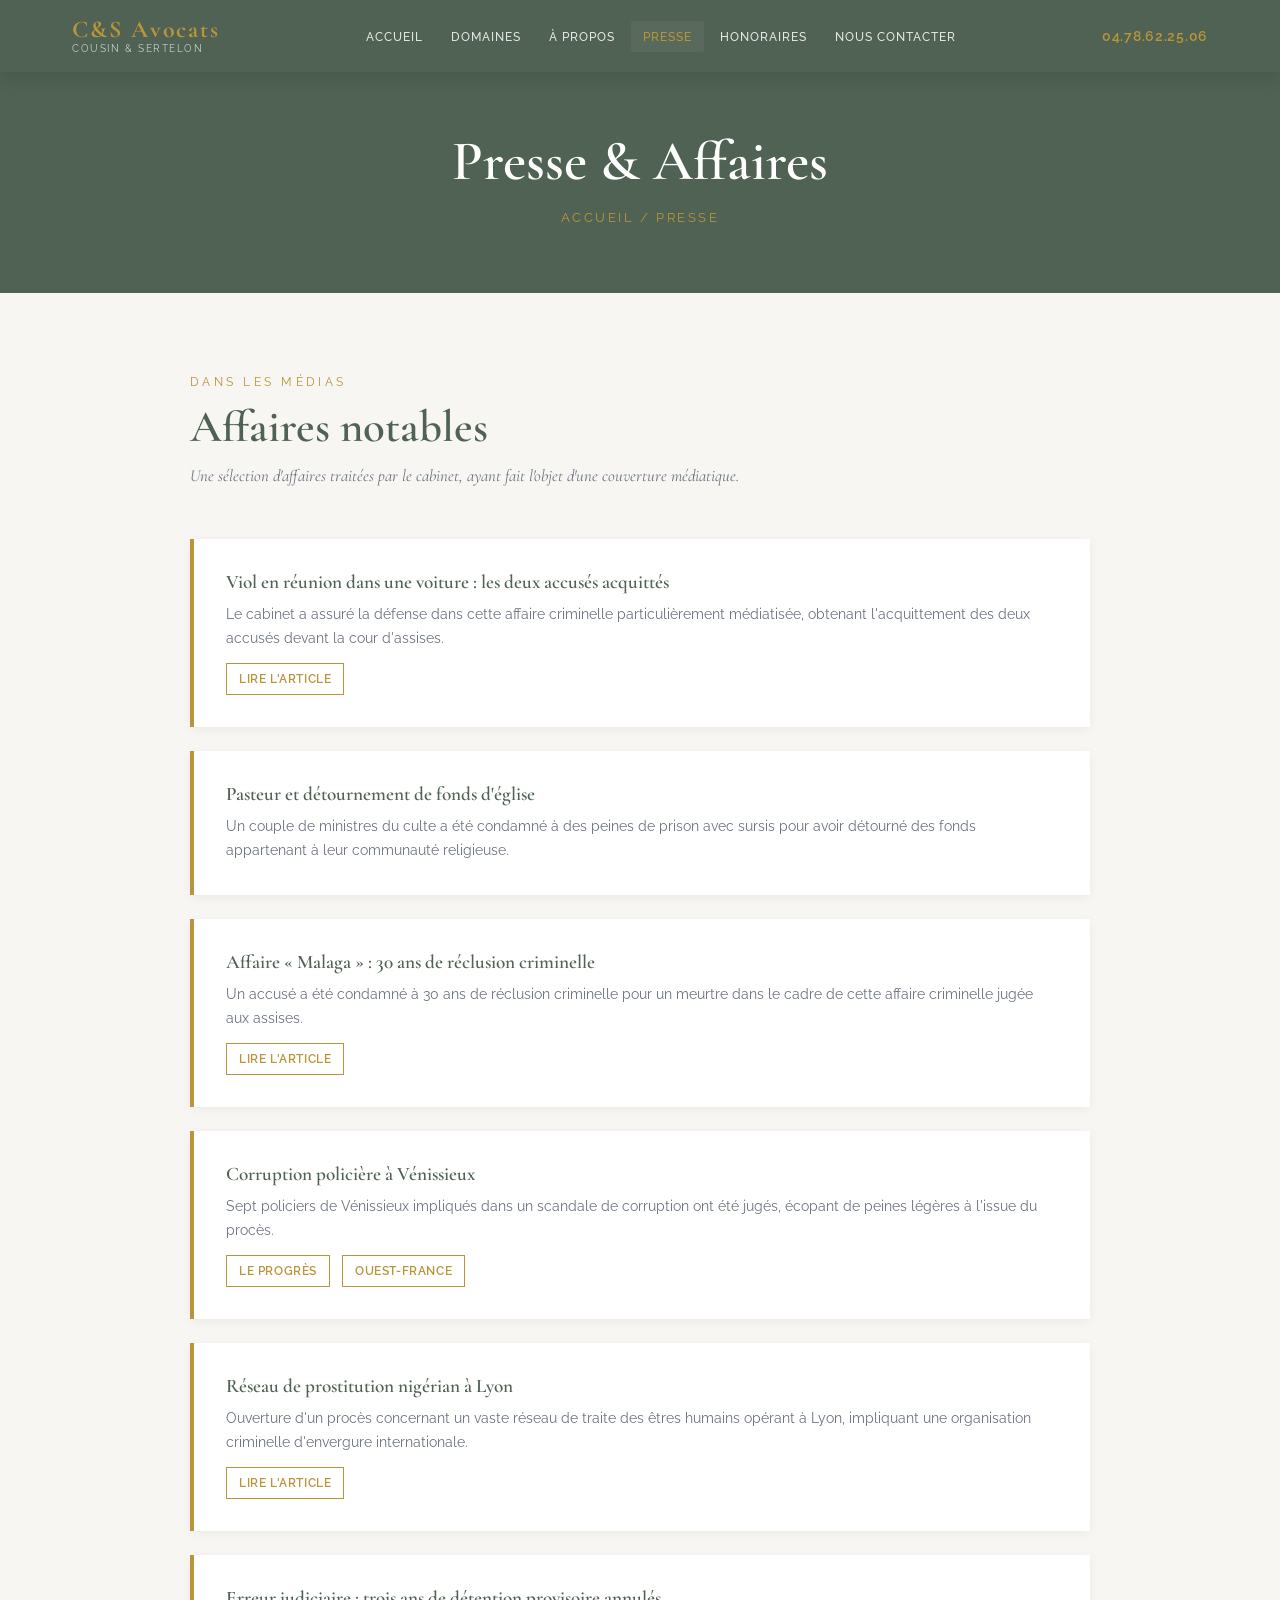
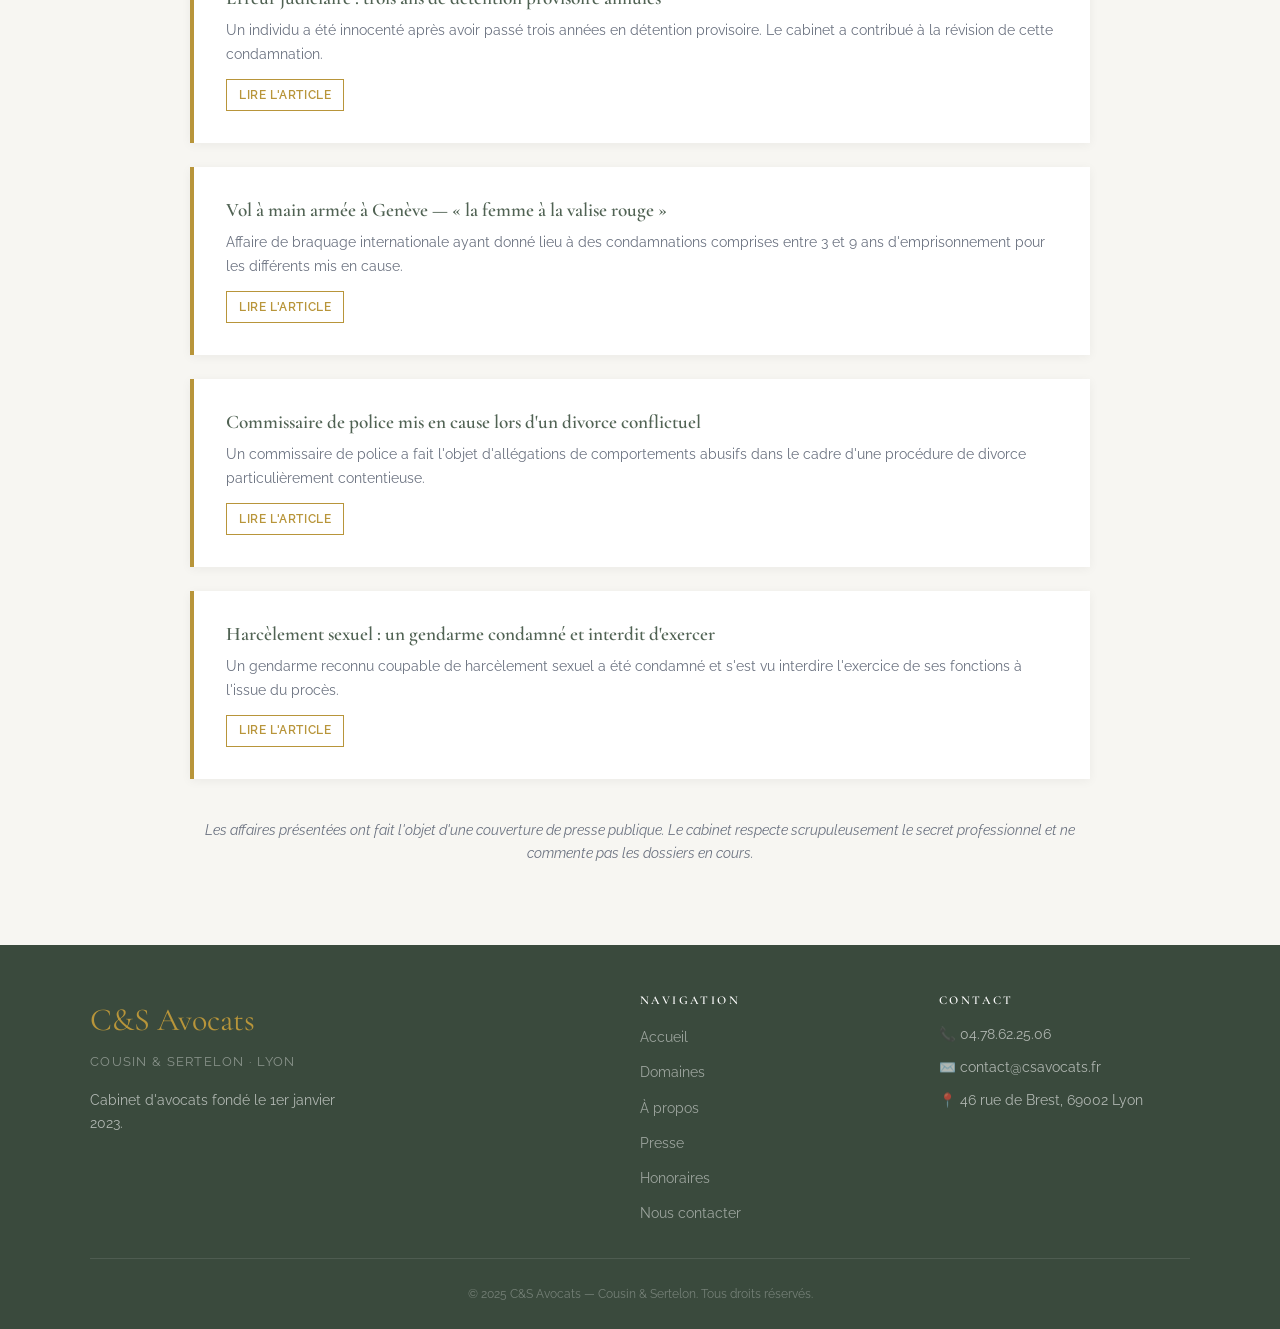
<file: presse.html>
<!DOCTYPE html>
<html lang="fr">
<head>
  <meta charset="UTF-8" />
  <meta name="viewport" content="width=device-width, initial-scale=1.0" />
  <title>Presse — C&S Avocats Lyon</title>
  <meta name="description" content="Affaires notables traitées par le cabinet C&S Avocats à Lyon." />
  <link rel="preconnect" href="https://fonts.googleapis.com" />
  <link href="https://fonts.googleapis.com/css2?family=Cormorant+Garamond:ital,wght@0,400;0,600;1,400&family=Raleway:wght@400;500;600;700&display=swap" rel="stylesheet" />
  <link rel="stylesheet" href="style.css" />
</head>
<body>

  <nav class="navbar">
    <div class="navbar-inner">
      <a href="index.html" class="navbar-logo">
        <span class="abbr">C&S Avocats</span>
        <span class="fullname">Cousin &amp; Sertelon</span>
      </a>
      <ul class="navbar-links" id="navLinks">
        <li><a href="index.html">Accueil</a></li>
        <li><a href="domaines.html">Domaines</a></li>
        <li><a href="a-propos.html">À propos</a></li>
        <li><a href="presse.html" class="active">Presse</a></li>
        <li><a href="honoraires.html">Honoraires</a></li>
        <li><a href="contact.html">Nous contacter</a></li>
      </ul>
      <a href="tel:0478622506" class="navbar-phone">04.78.62.25.06</a>
      <div class="hamburger" id="hamburger" onclick="toggleMenu()">
        <span></span><span></span><span></span>
      </div>
    </div>
  </nav>

  <section class="page-hero">
    <h1>Presse &amp; Affaires</h1>
    <p class="breadcrumb">Accueil / Presse</p>
  </section>

  <section class="press-section">
    <div class="press-inner">

      <span class="section-label">Dans les médias</span>
      <h2 class="section-title" style="margin-bottom:0.5rem">Affaires notables</h2>
      <p class="section-sub">Une sélection d'affaires traitées par le cabinet, ayant fait l'objet d'une couverture médiatique.</p>

      <div class="press-grid">

        <div class="press-card">
          <h3>Viol en réunion dans une voiture : les deux accusés acquittés</h3>
          <p>Le cabinet a assuré la défense dans cette affaire criminelle particulièrement médiatisée, obtenant l'acquittement des deux accusés devant la cour d'assises.</p>
          <a href="https://www.leprogres.fr/faits-divers/2016/06/17/viol-en-reunion-dans-une-voiture-les-deux-accuses-acquittes" target="_blank" rel="noopener" class="press-article-link">Lire l'article</a>
        </div>

        <div class="press-card">
          <h3>Pasteur et détournement de fonds d'église</h3>
          <p>Un couple de ministres du culte a été condamné à des peines de prison avec sursis pour avoir détourné des fonds appartenant à leur communauté religieuse.</p>
        </div>

        <div class="press-card">
          <h3>Affaire « Malaga » : 30 ans de réclusion criminelle</h3>
          <p>Un accusé a été condamné à 30 ans de réclusion criminelle pour un meurtre dans le cadre de cette affaire criminelle jugée aux assises.</p>
          <a href="https://www.leprogres.fr/rhone/2011/02/12/trente-ans-de-reclusion-pour-l-auteur-de-la-tuerie-du-malaga" target="_blank" rel="noopener" class="press-article-link">Lire l'article</a>
        </div>

        <div class="press-card">
          <h3>Corruption policière à Vénissieux</h3>
          <p>Sept policiers de Vénissieux impliqués dans un scandale de corruption ont été jugés, écopant de peines légères à l'issue du procès.</p>
          <a href="https://www.leprogres.fr/rhone-69-edition-est-lyonnais/2019/07/16/peines-minimes-prononcees-contre-les-sept-ripoux-de-venissieux" target="_blank" rel="noopener" class="press-article-link">Le Progrès</a>
          <a href="https://www.ouest-france.fr/societe/justice/lyon-les-sept-policiers-ripoux-de-venissieux-ecopent-de-peines-minimes-6447403" target="_blank" rel="noopener" class="press-article-link">Ouest-France</a>
        </div>

        <div class="press-card">
          <h3>Réseau de prostitution nigérian à Lyon</h3>
          <p>Ouverture d'un procès concernant un vaste réseau de traite des êtres humains opérant à Lyon, impliquant une organisation criminelle d'envergure internationale.</p>
          <a href="https://fr.euronews.com/2019/11/06/lyon-ouverture-du-proces-d-un-vaste-reseau-nigerian-de-prostitution" target="_blank" rel="noopener" class="press-article-link">Lire l'article</a>
        </div>

        <div class="press-card">
          <h3>Erreur judiciaire : trois ans de détention provisoire annulés</h3>
          <p>Un individu a été innocenté après avoir passé trois années en détention provisoire. Le cabinet a contribué à la révision de cette condamnation.</p>
          <a href="https://www.leprogres.fr/faits-divers-justice/2020/06/19/apres-trois-ans-de-detention-la-justice-l-innocente" target="_blank" rel="noopener" class="press-article-link">Lire l'article</a>
        </div>

        <div class="press-card">
          <h3>Vol à main armée à Genève — « la femme à la valise rouge »</h3>
          <p>Affaire de braquage internationale ayant donné lieu à des condamnations comprises entre 3 et 9 ans d'emprisonnement pour les différents mis en cause.</p>
          <a href="https://www.leprogres.fr/faits-divers-justice/2022/02/15/de-3-a-9-ans-de-prison-pour-la-femme-a-la-valise-rouge-et-les-deux-freres" target="_blank" rel="noopener" class="press-article-link">Lire l'article</a>
        </div>

        <div class="press-card">
          <h3>Commissaire de police mis en cause lors d'un divorce conflictuel</h3>
          <p>Un commissaire de police a fait l'objet d'allégations de comportements abusifs dans le cadre d'une procédure de divorce particulièrement contentieuse.</p>
          <a href="https://www.leprogres.fr/rhone/2012/03/14/un-commissaire-sur-la-sellette-sur-fond-de-divorce-venimeux" target="_blank" rel="noopener" class="press-article-link">Lire l'article</a>
        </div>

        <div class="press-card">
          <h3>Harcèlement sexuel : un gendarme condamné et interdit d'exercer</h3>
          <p>Un gendarme reconnu coupable de harcèlement sexuel a été condamné et s'est vu interdire l'exercice de ses fonctions à l'issue du procès.</p>
          <a href="https://www.leprogres.fr/rhone/2015/07/02/agression-et-harcelement-sexuels-un-gendarme-condamne-et-interdit-d-exercer" target="_blank" rel="noopener" class="press-article-link">Lire l'article</a>
        </div>

      </div>

      <p class="press-note">
        Les affaires présentées ont fait l'objet d'une couverture de presse publique.
        Le cabinet respecte scrupuleusement le secret professionnel et ne commente pas les dossiers en cours.
      </p>

    </div>
  </section>

  <footer>
    <div class="footer-inner">
      <div class="footer-top">
        <div class="footer-brand">
          <span class="abbr">C&S Avocats</span>
          <span class="tagline">Cousin &amp; Sertelon · Lyon</span>
          <p>Cabinet d'avocats fondé le 1er janvier 2023.</p>
        </div>
        <div>
          <h4>Navigation</h4>
          <ul class="footer-links">
            <li><a href="index.html">Accueil</a></li>
            <li><a href="domaines.html">Domaines</a></li>
            <li><a href="a-propos.html">À propos</a></li>
            <li><a href="presse.html">Presse</a></li>
            <li><a href="honoraires.html">Honoraires</a></li>
            <li><a href="contact.html">Nous contacter</a></li>
          </ul>
        </div>
        <div>
          <h4>Contact</h4>
          <ul class="footer-contact-list">
            <li>📞 <a href="tel:0478622506">04.78.62.25.06</a></li>
            <li>✉️ <a href="mailto:contact@csavocats.fr">contact@csavocats.fr</a></li>
            <li>📍 46 rue de Brest, 69002 Lyon</li>
          </ul>
        </div>
      </div>
      <div class="footer-bottom">
        <p>&copy; 2025 C&S Avocats — Cousin &amp; Sertelon. Tous droits réservés.</p>
      </div>
    </div>
  </footer>

  <script>
    function toggleMenu() {
      document.getElementById('navLinks').classList.toggle('open');
    }
  </script>
</body>
</html>
</file>
<file: style.css>
/* ===== RESET & BASE ===== */
*, *::before, *::after { box-sizing: border-box; margin: 0; padding: 0; }

:root {
  --navy: #506253;
  --navy-light: #607463;
  --gold: #b8953a;
  --gold-light: #d4af6a;
  --white: #ffffff;
  --off-white: #f7f6f2;
  --gray: #6b7280;
  --light-gray: #e5e7eb;
  --text: #1f2937;
  --font-serif: 'Cormorant Garamond', Georgia, serif;
  --font-sans: 'Raleway', 'Segoe UI', sans-serif;
}

html { scroll-behavior: smooth; }

body {
  font-family: var(--font-sans);
  color: var(--text);
  background: var(--white);
  font-size: 16px;
  line-height: 1.7;
}

a { color: inherit; text-decoration: none; }
img { max-width: 100%; display: block; }

/* ===== TYPOGRAPHY ===== */
h1, h2, h3, h4 {
  font-family: var(--font-serif);
  font-weight: 600;
  line-height: 1.2;
}

/* ===== NAVBAR ===== */
.navbar {
  position: fixed;
  top: 0; left: 0; right: 0;
  z-index: 1000;
  background: var(--navy);
  box-shadow: 0 2px 20px rgba(0,0,0,0.15);
}

.navbar-inner {
  max-width: 1200px;
  margin: 0 auto;
  padding: 0 2rem;
  display: flex;
  align-items: center;
  justify-content: space-between;
  height: 72px;
}

.navbar-logo {
  display: flex;
  flex-direction: column;
  line-height: 1.1;
}

.navbar-logo .abbr {
  font-family: var(--font-serif);
  font-size: 1.5rem;
  font-weight: 700;
  color: var(--gold);
  letter-spacing: 0.08em;
}

.navbar-logo .fullname {
  font-size: 0.65rem;
  color: rgba(255,255,255,0.7);
  letter-spacing: 0.15em;
  text-transform: uppercase;
}

.navbar-links {
  display: flex;
  align-items: center;
  gap: 0.25rem;
  list-style: none;
}

.navbar-links a {
  color: rgba(255,255,255,0.85);
  font-size: 0.78rem;
  font-weight: 500;
  letter-spacing: 0.08em;
  text-transform: uppercase;
  padding: 0.5rem 0.75rem;
  border-radius: 2px;
  transition: color 0.2s, background 0.2s;
}

.navbar-links a:hover,
.navbar-links a.active {
  color: var(--gold);
  background: rgba(255,255,255,0.05);
}

.navbar-phone {
  color: var(--gold);
  font-weight: 600;
  font-size: 0.9rem;
  letter-spacing: 0.05em;
  white-space: nowrap;
}

.navbar-phone:hover { color: var(--gold-light); }

/* Hamburger */
.hamburger {
  display: none;
  flex-direction: column;
  gap: 5px;
  cursor: pointer;
  padding: 4px;
}
.hamburger span {
  display: block;
  width: 24px;
  height: 2px;
  background: var(--white);
  transition: all 0.3s;
}

/* ===== HERO ===== */
.hero {
  min-height: 100vh;
  background: linear-gradient(135deg, var(--navy) 0%, var(--navy-light) 60%, #425549 100%);
  display: flex;
  align-items: center;
  justify-content: center;
  text-align: center;
  padding: 120px 2rem 4rem;
  position: relative;
  overflow: hidden;
}

.hero::before {
  content: '';
  position: absolute;
  inset: 0;
  background: url("data:image/svg+xml,%3Csvg width='60' height='60' viewBox='0 0 60 60' xmlns='http://www.w3.org/2000/svg'%3E%3Cg fill='none' fill-rule='evenodd'%3E%3Cg fill='%23ffffff' fill-opacity='0.02'%3E%3Cpath d='M36 34v-4h-2v4h-4v2h4v4h2v-4h4v-2h-4zm0-30V0h-2v4h-4v2h4v4h2V6h4V4h-4zM6 34v-4H4v4H0v2h4v4h2v-4h4v-2H6zM6 4V0H4v4H0v2h4v4h2V6h4V4H6z'/%3E%3C/g%3E%3C/g%3E%3C/svg%3E");
}

.hero-content {
  position: relative;
  max-width: 800px;
}

.hero-badge {
  display: inline-block;
  border: 1px solid var(--gold);
  color: var(--gold);
  font-size: 0.7rem;
  letter-spacing: 0.25em;
  text-transform: uppercase;
  padding: 0.4rem 1.5rem;
  margin-bottom: 2rem;
}

.hero h1 {
  font-size: clamp(2.5rem, 6vw, 4.5rem);
  color: var(--white);
  margin-bottom: 1rem;
}

.hero h1 span { color: var(--gold); }

.hero-subtitle {
  font-size: 1.05rem;
  color: rgba(255,255,255,0.75);
  max-width: 600px;
  margin: 0 auto 2rem;
  font-style: italic;
  font-family: var(--font-serif);
}

.hero-text {
  color: rgba(255,255,255,0.65);
  max-width: 650px;
  margin: 0 auto 2.5rem;
  font-size: 0.95rem;
}

.hero-actions {
  display: flex;
  gap: 1rem;
  justify-content: center;
  flex-wrap: wrap;
}

/* ===== BUTTONS ===== */
.btn {
  display: inline-block;
  padding: 0.85rem 2rem;
  font-size: 0.82rem;
  font-weight: 600;
  letter-spacing: 0.12em;
  text-transform: uppercase;
  border-radius: 2px;
  transition: all 0.25s;
  cursor: pointer;
  border: none;
}

.btn-gold {
  background: var(--gold);
  color: var(--white);
}
.btn-gold:hover { background: var(--gold-light); transform: translateY(-2px); }

.btn-outline {
  border: 1px solid rgba(255,255,255,0.5);
  color: var(--white);
  background: transparent;
}
.btn-outline:hover { border-color: var(--gold); color: var(--gold); }

.btn-navy {
  background: var(--navy);
  color: var(--white);
}
.btn-navy:hover { background: var(--navy-light); transform: translateY(-2px); }

/* ===== DOMAINS PREVIEW (homepage) ===== */
.domains-strip {
  background: var(--off-white);
  padding: 5rem 2rem;
}

.domains-strip .section-inner {
  max-width: 1100px;
  margin: 0 auto;
}

.section-label {
  font-size: 0.72rem;
  letter-spacing: 0.3em;
  text-transform: uppercase;
  color: var(--gold);
  margin-bottom: 0.5rem;
  display: block;
}

.section-title {
  font-size: clamp(1.8rem, 4vw, 2.8rem);
  color: var(--navy);
  margin-bottom: 0.5rem;
}

.section-sub {
  color: var(--gray);
  font-style: italic;
  font-family: var(--font-serif);
  font-size: 1.05rem;
  margin-bottom: 3rem;
}

.domains-grid {
  display: grid;
  grid-template-columns: repeat(3, 1fr);
  gap: 1.5rem;
}

.domain-card {
  background: var(--white);
  border-top: 3px solid var(--gold);
  padding: 2rem;
  box-shadow: 0 2px 15px rgba(0,0,0,0.06);
  transition: transform 0.25s, box-shadow 0.25s;
}

.domain-card:hover {
  transform: translateY(-4px);
  box-shadow: 0 8px 30px rgba(0,0,0,0.1);
}

.domain-card .icon {
  font-size: 2rem;
  margin-bottom: 1rem;
}

.domain-card h3 {
  color: var(--navy);
  font-size: 1.3rem;
  margin-bottom: 0.75rem;
}

.domain-card p {
  color: var(--gray);
  font-size: 0.9rem;
}

.domain-card .card-link {
  display: inline-block;
  margin-top: 1rem;
  color: var(--gold);
  font-size: 0.8rem;
  font-weight: 600;
  letter-spacing: 0.1em;
  text-transform: uppercase;
}

/* ===== INTRO SECTION ===== */
.intro-section {
  padding: 6rem 2rem;
  background: var(--white);
}

.intro-inner {
  max-width: 1100px;
  margin: 0 auto;
  display: grid;
  grid-template-columns: 1fr 1fr;
  gap: 5rem;
  align-items: center;
}

.intro-text h2 {
  font-size: clamp(1.8rem, 3vw, 2.5rem);
  color: var(--navy);
  margin-bottom: 1.5rem;
}

.intro-text p {
  color: var(--gray);
  margin-bottom: 1rem;
  font-size: 0.95rem;
}

.intro-quote {
  border-left: 3px solid var(--gold);
  padding: 1rem 1.5rem;
  margin: 1.5rem 0;
  background: var(--off-white);
  font-family: var(--font-serif);
  font-style: italic;
  font-size: 1.1rem;
  color: var(--navy);
}

.intro-values {
  display: flex;
  flex-direction: column;
  gap: 1.5rem;
}

.value-item {
  display: flex;
  gap: 1rem;
  align-items: flex-start;
}

.value-icon {
  width: 48px;
  height: 48px;
  min-width: 48px;
  background: var(--navy);
  border-radius: 50%;
  display: flex;
  align-items: center;
  justify-content: center;
  font-size: 1.2rem;
}

.value-item h4 {
  color: var(--navy);
  margin-bottom: 0.25rem;
  font-size: 1rem;
}

.value-item p {
  font-size: 0.85rem;
  color: var(--gray);
}

/* ===== PAGE HERO (inner pages) ===== */
.page-hero {
  background: var(--navy);
  padding: 8rem 2rem 4rem;
  text-align: center;
}

.page-hero h1 {
  color: var(--white);
  font-size: clamp(2rem, 5vw, 3.5rem);
}

.page-hero .breadcrumb {
  color: var(--gold);
  font-size: 0.8rem;
  letter-spacing: 0.2em;
  text-transform: uppercase;
  margin-top: 0.75rem;
}

/* ===== SERVICES PAGE ===== */
.services-section {
  padding: 5rem 2rem;
}

.services-inner {
  max-width: 1100px;
  margin: 0 auto;
}

.service-block {
  display: grid;
  grid-template-columns: 280px 1fr;
  gap: 3rem;
  padding: 3rem 0;
  border-bottom: 1px solid var(--light-gray);
  align-items: start;
}

.service-block:last-child { border-bottom: none; }

.service-header {
  position: sticky;
  top: 100px;
}

.service-number {
  font-family: var(--font-serif);
  font-size: 4rem;
  color: var(--light-gray);
  line-height: 1;
  margin-bottom: 0.5rem;
}

.service-header h2 {
  color: var(--navy);
  font-size: 1.6rem;
  margin-bottom: 1rem;
}

.service-header .gold-bar {
  width: 40px;
  height: 3px;
  background: var(--gold);
}

.service-list {
  list-style: none;
}

.service-list li {
  padding: 0.6rem 0;
  border-bottom: 1px solid var(--off-white);
  color: var(--text);
  font-size: 0.95rem;
  display: flex;
  align-items: center;
  gap: 0.75rem;
}

.service-list li::before {
  content: '—';
  color: var(--gold);
  font-weight: bold;
}

.service-desc {
  color: var(--gray);
  font-size: 0.9rem;
  margin-bottom: 1.5rem;
  font-style: italic;
  font-family: var(--font-serif);
  font-size: 1rem;
}

/* ===== ABOUT PAGE ===== */
.about-section {
  padding: 5rem 2rem;
}

.about-inner {
  max-width: 1000px;
  margin: 0 auto;
}

.about-intro {
  text-align: center;
  max-width: 700px;
  margin: 0 auto 4rem;
}

.about-intro p {
  color: var(--gray);
  font-size: 1.05rem;
  font-style: italic;
  font-family: var(--font-serif);
}

.attorney-grid {
  display: grid;
  grid-template-columns: 1fr 1fr;
  gap: 3rem;
}

.attorney-card {
  border-top: 3px solid var(--gold);
  padding-top: 2rem;
}

.attorney-photo {
  margin-bottom: 1.5rem;
  text-align: center;
}
.attorney-photo img {
  height: 380px;
  width: 100%;
  object-fit: contain;
  object-position: center top;
  display: block;
}

.attorney-card h2 {
  color: var(--navy);
  font-size: 1.6rem;
  margin-bottom: 0.25rem;
}

.attorney-title {
  color: var(--gold);
  font-size: 0.8rem;
  letter-spacing: 0.15em;
  text-transform: uppercase;
  margin-bottom: 1rem;
}

.attorney-card p {
  color: var(--gray);
  font-size: 0.92rem;
  margin-bottom: 0.75rem;
}

.partnership-section {
  background: var(--navy);
  padding: 4rem 2rem;
  text-align: center;
}

.partnership-section h2 {
  color: var(--white);
  font-size: 2rem;
  margin-bottom: 1rem;
}

.partnership-section p {
  color: rgba(255,255,255,0.7);
  max-width: 600px;
  margin: 0 auto 1.5rem;
}

/* ===== PRESS PAGE ===== */
.press-section {
  padding: 5rem 2rem;
  background: var(--off-white);
}

.press-inner {
  max-width: 900px;
  margin: 0 auto;
}

.press-grid {
  display: flex;
  flex-direction: column;
  gap: 1.5rem;
}

.press-card {
  background: var(--white);
  padding: 2rem;
  border-left: 4px solid var(--gold);
  box-shadow: 0 2px 10px rgba(0,0,0,0.05);
}

.press-card h3 {
  color: var(--navy);
  font-size: 1.2rem;
  margin-bottom: 0.5rem;
  font-family: var(--font-serif);
}
.press-article-link {
  display: inline-block;
  margin-top: 0.75rem;
  margin-right: 0.5rem;
  padding: 0.3rem 0.75rem;
  font-size: 0.75rem;
  font-family: var(--font-sans);
  font-weight: 600;
  letter-spacing: 0.05em;
  text-transform: uppercase;
  color: var(--gold);
  border: 1px solid var(--gold);
  text-decoration: none;
  transition: background 0.2s, color 0.2s;
}
.press-article-link:hover {
  background: var(--gold);
  color: var(--white);
}

.press-card p {
  color: var(--gray);
  font-size: 0.9rem;
}

.press-note {
  text-align: center;
  margin-top: 2.5rem;
  color: var(--gray);
  font-size: 0.85rem;
  font-style: italic;
}

/* ===== PRICING PAGE ===== */
.pricing-section {
  padding: 5rem 2rem;
}

.pricing-inner {
  max-width: 900px;
  margin: 0 auto;
}

.pricing-intro {
  max-width: 700px;
  margin: 0 auto 3rem;
}

.pricing-intro p {
  color: var(--text);
  font-size: 1.05rem;
  margin-bottom: 1.25rem;
  line-height: 1.8;
}

.pricing-cards {
  display: grid;
  grid-template-columns: 1fr 1fr;
  gap: 2rem;
  margin-bottom: 3rem;
}

.pricing-card {
  border: 1px solid var(--light-gray);
  padding: 2.5rem;
  text-align: center;
  position: relative;
}

.pricing-card.featured {
  border-color: var(--gold);
  border-width: 2px;
}

.pricing-card h3 {
  color: var(--navy);
  font-size: 1.4rem;
  margin-bottom: 1rem;
}

.pricing-card p {
  color: var(--gray);
  font-size: 0.9rem;
  margin-bottom: 1.5rem;
}

.pricing-card .icon { font-size: 2.5rem; margin-bottom: 1rem; }

.pricing-block {
  background: var(--off-white);
  padding: 2.5rem;
  margin-bottom: 2rem;
}

.pricing-block h3 {
  color: var(--navy);
  font-size: 1.2rem;
  margin-bottom: 0.75rem;
}

.pricing-block p {
  color: var(--gray);
  font-size: 0.92rem;
}

.pricing-aj {
  border-top: 3px solid var(--gold);
  background: var(--navy);
  color: var(--white);
  padding: 2.5rem;
  text-align: center;
}

.pricing-aj h3 {
  color: var(--gold);
  font-size: 1.3rem;
  margin-bottom: 0.75rem;
}

.pricing-aj p { color: rgba(255,255,255,0.8); font-size: 0.9rem; }

/* ===== CONTACT PAGE ===== */
.contact-section {
  padding: 5rem 2rem;
}

.contact-inner {
  max-width: 1100px;
  margin: 0 auto;
  display: grid;
  grid-template-columns: 1fr 1.4fr;
  gap: 4rem;
  align-items: start;
}

.contact-info h2 {
  color: var(--navy);
  font-size: 1.8rem;
  margin-bottom: 2rem;
}

.contact-item {
  display: flex;
  gap: 1rem;
  align-items: flex-start;
  margin-bottom: 1.5rem;
}

.contact-item .ci-icon {
  width: 42px;
  height: 42px;
  min-width: 42px;
  background: var(--navy);
  border-radius: 50%;
  display: flex;
  align-items: center;
  justify-content: center;
  font-size: 1rem;
}

.contact-item h4 {
  color: var(--navy);
  font-size: 0.8rem;
  letter-spacing: 0.1em;
  text-transform: uppercase;
  margin-bottom: 0.2rem;
}

.contact-item p, .contact-item a {
  color: var(--gray);
  font-size: 0.95rem;
}

.contact-item a:hover { color: var(--gold); }

/* Form */
.contact-form-wrap h2 {
  color: var(--navy);
  font-size: 1.8rem;
  margin-bottom: 2rem;
}

.form-group {
  margin-bottom: 1.25rem;
}

.form-row {
  display: grid;
  grid-template-columns: 1fr 1fr;
  gap: 1rem;
}

.form-group label {
  display: block;
  font-size: 0.78rem;
  font-weight: 600;
  letter-spacing: 0.1em;
  text-transform: uppercase;
  color: var(--navy);
  margin-bottom: 0.4rem;
}

.form-group input,
.form-group textarea,
.form-group select {
  width: 100%;
  padding: 0.75rem 1rem;
  border: 1px solid var(--light-gray);
  background: var(--off-white);
  font-family: var(--font-sans);
  font-size: 0.92rem;
  color: var(--text);
  outline: none;
  transition: border-color 0.2s;
  border-radius: 0;
  appearance: none;
}

.form-group input:focus,
.form-group textarea:focus {
  border-color: var(--gold);
  background: var(--white);
}

.form-group textarea { height: 130px; resize: vertical; }

.form-note {
  font-size: 0.78rem;
  color: var(--gray);
  margin-top: 0.75rem;
  font-style: italic;
}

/* Map placeholder */
.map-section {
  background: var(--navy);
  height: 300px;
  display: flex;
  align-items: center;
  justify-content: center;
  flex-direction: column;
  gap: 0.5rem;
}

.map-section p {
  color: rgba(255,255,255,0.6);
  font-size: 0.9rem;
}

.map-section .addr {
  color: var(--gold);
  font-family: var(--font-serif);
  font-size: 1.2rem;
}

/* ===== CTA BAND ===== */
.cta-band {
  background: var(--gold);
  padding: 3rem 2rem;
  text-align: center;
}

.cta-band h2 {
  color: var(--white);
  font-size: 1.8rem;
  margin-bottom: 0.5rem;
}

.cta-band p {
  color: rgba(255,255,255,0.85);
  margin-bottom: 1.5rem;
}

.cta-band .btn-white {
  background: var(--white);
  color: var(--gold);
  font-weight: 700;
}

.cta-band .btn-white:hover { transform: translateY(-2px); }

/* ===== FOOTER ===== */
footer {
  background: #3a4a3d;
  color: rgba(255,255,255,0.6);
  padding: 3rem 2rem 1.5rem;
}

.footer-inner {
  max-width: 1100px;
  margin: 0 auto;
}

.footer-top {
  display: grid;
  grid-template-columns: 2fr 1fr 1fr;
  gap: 3rem;
  padding-bottom: 2rem;
  border-bottom: 1px solid rgba(255,255,255,0.1);
  margin-bottom: 1.5rem;
}

.footer-brand .abbr {
  font-family: var(--font-serif);
  font-size: 2rem;
  color: var(--gold);
  display: block;
  margin-bottom: 0.25rem;
}

.footer-brand .tagline {
  font-size: 0.8rem;
  letter-spacing: 0.1em;
  color: rgba(255,255,255,0.4);
  text-transform: uppercase;
  display: block;
  margin-bottom: 1rem;
}

.footer-brand p { font-size: 0.85rem; max-width: 280px; }

footer h4 {
  color: var(--white);
  font-size: 0.75rem;
  letter-spacing: 0.2em;
  text-transform: uppercase;
  margin-bottom: 1rem;
}

.footer-links {
  list-style: none;
  display: flex;
  flex-direction: column;
  gap: 0.5rem;
}

.footer-links a {
  font-size: 0.85rem;
  color: rgba(255,255,255,0.5);
  transition: color 0.2s;
}

.footer-links a:hover { color: var(--gold); }

.footer-contact-list {
  list-style: none;
  display: flex;
  flex-direction: column;
  gap: 0.6rem;
  font-size: 0.85rem;
}

.footer-bottom {
  text-align: center;
  font-size: 0.78rem;
  color: rgba(255,255,255,0.3);
}

/* ===== RESPONSIVE ===== */
@media (max-width: 900px) {
  .domains-grid { grid-template-columns: 1fr 1fr; }
  .intro-inner { grid-template-columns: 1fr; gap: 2.5rem; }
  .service-block { grid-template-columns: 1fr; }
  .service-header { position: static; }
  .attorney-grid { grid-template-columns: 1fr; }
  .pricing-cards { grid-template-columns: 1fr; }
  .contact-inner { grid-template-columns: 1fr; }
  .footer-top { grid-template-columns: 1fr 1fr; }
}

@media (max-width: 640px) {
  .navbar-links { display: none; }
  .navbar-links.open {
    display: flex;
    flex-direction: column;
    position: absolute;
    top: 72px; left: 0; right: 0;
    background: var(--navy);
    padding: 1rem 2rem 2rem;
    gap: 0.5rem;
    box-shadow: 0 10px 30px rgba(0,0,0,0.2);
  }
  .hamburger { display: flex; }
  .navbar-phone { display: none; }
  .domains-grid { grid-template-columns: 1fr; }
  .form-row { grid-template-columns: 1fr; }
  .footer-top { grid-template-columns: 1fr; }
}
</file>
